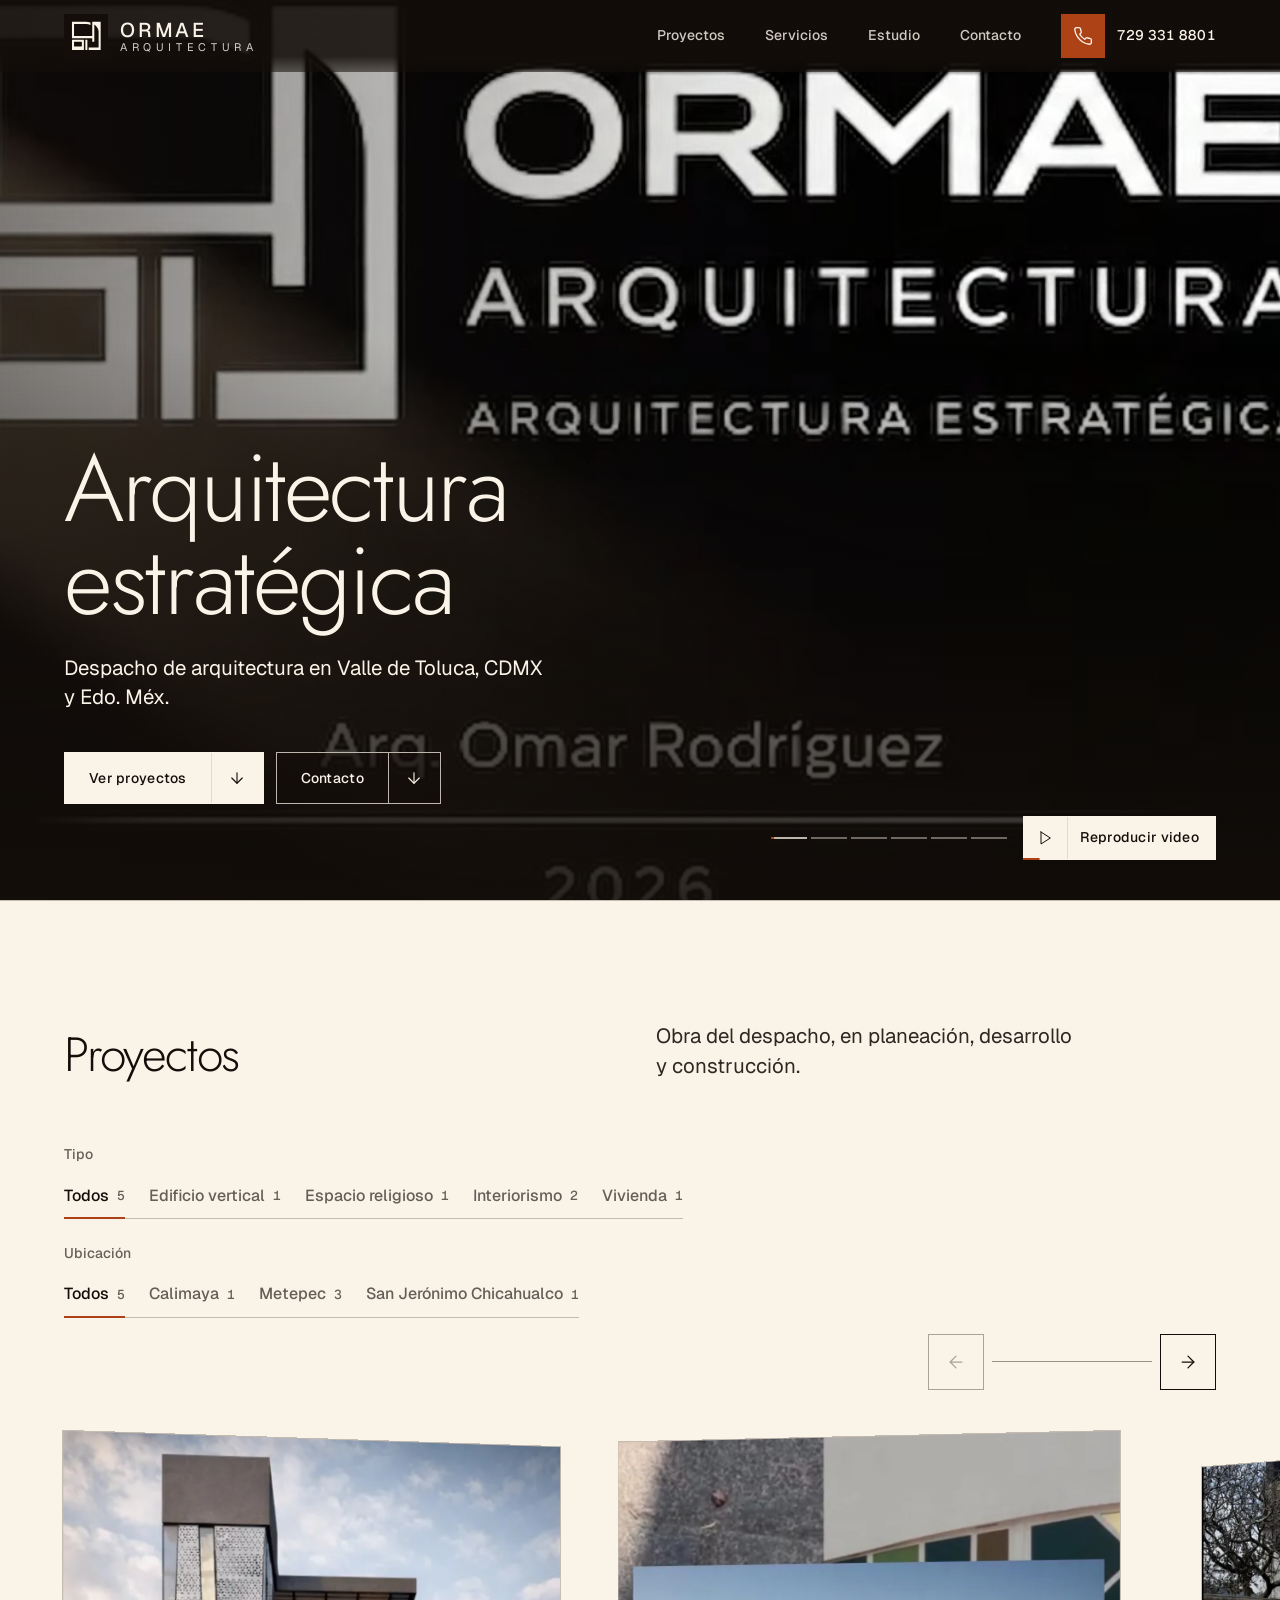
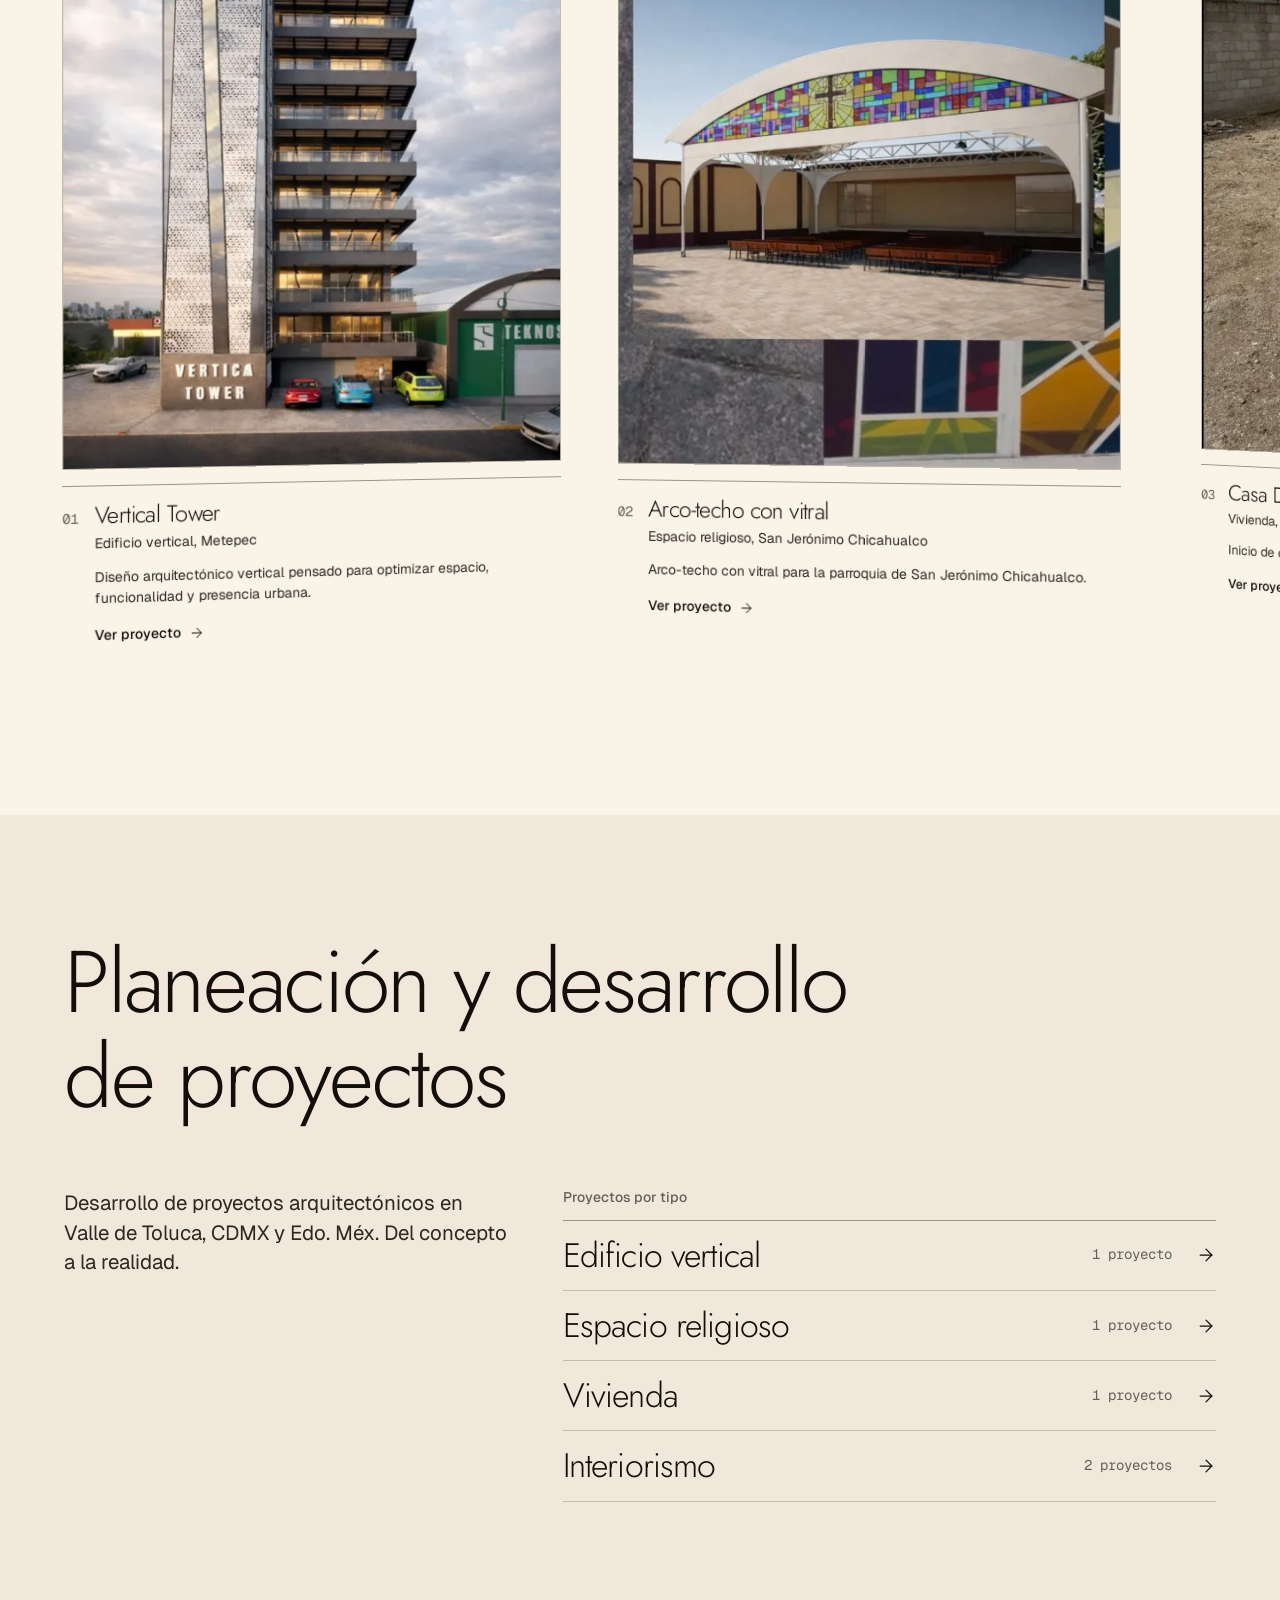
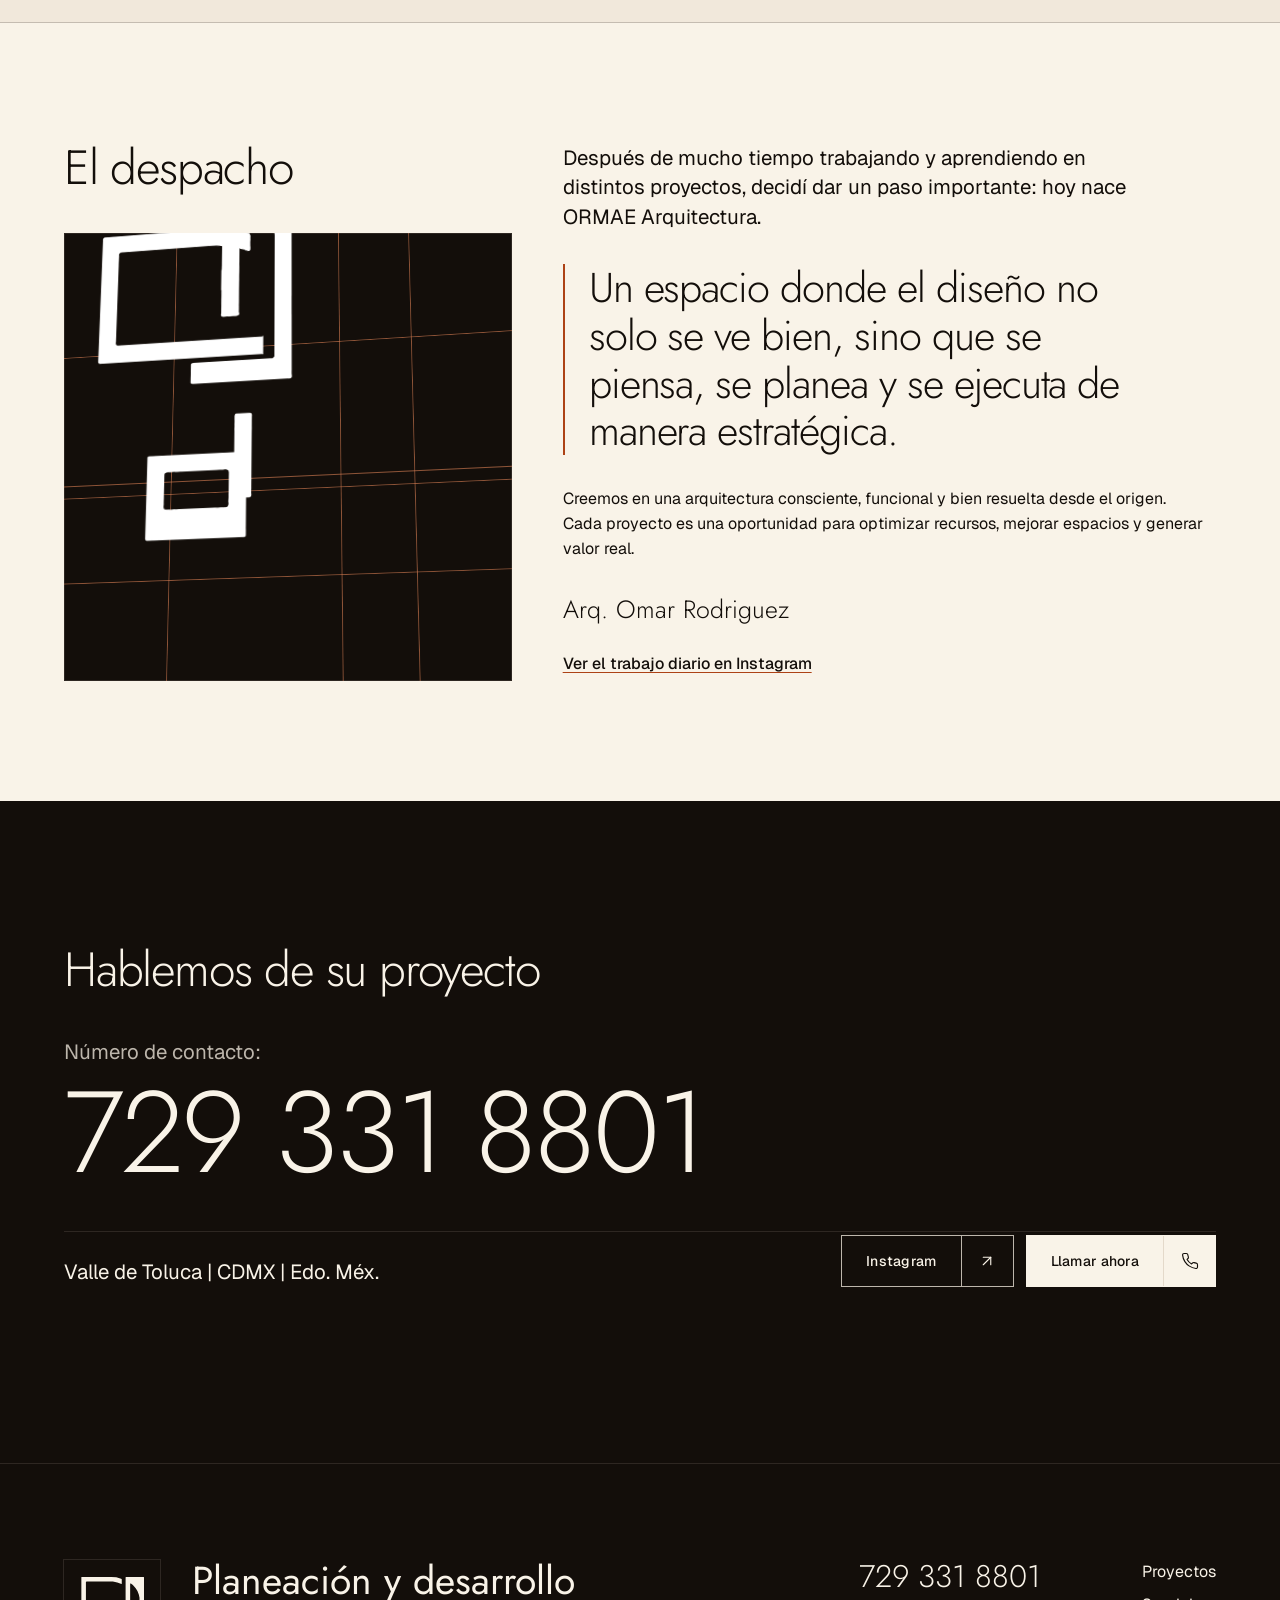
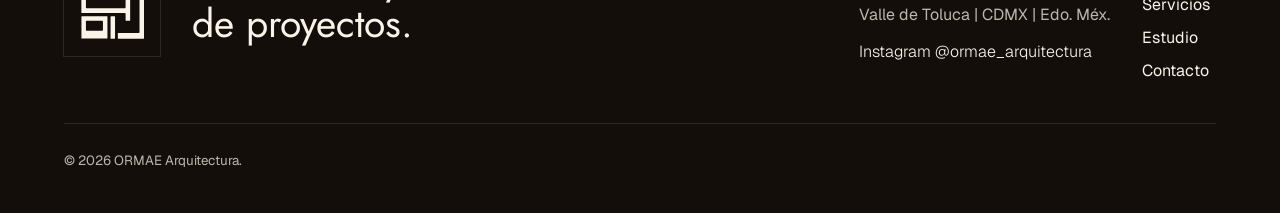
<file: index.html>
<!doctype html>
<html lang="es-MX">
<head>
  <meta charset="utf-8">
  <meta name="viewport" content="width=device-width, initial-scale=1">
  <title>ORMAE Arquitectura | Arquitectura estratégica en Valle de Toluca, CDMX y Edo. Méx.</title>
  <meta name="description" content="ORMAE Arquitectura. Arquitectura estratégica: planeación y desarrollo de proyectos en Valle de Toluca, CDMX y Edo. Méx. Número de contacto: 729 331 8801.">
  <meta name="theme-color" content="#1c1814">
  <meta property="og:type" content="website">
  <meta property="og:locale" content="es_MX">
  <meta property="og:title" content="ORMAE Arquitectura">
  <meta property="og:site_name" content="ORMAE Arquitectura">
  <meta property="og:description" content="Planeación y desarrollo de proyectos. Valle de Toluca | CDMX | Edo. Méx.">
  <meta property="og:image" content="https://alejandrovdl25.github.io/ormae-arquitectura/assets/video/portada-poster.jpg">
  <meta property="og:url" content="https://alejandrovdl25.github.io/ormae-arquitectura/">
  <link rel="canonical" href="https://alejandrovdl25.github.io/ormae-arquitectura/">
  <meta name="twitter:card" content="summary">
  <link rel="icon" type="image/svg+xml" href="assets/brand/favicon.svg">
  <link rel="icon" type="image/png" sizes="64x64" href="assets/brand/favicon-64.png">
  <link rel="apple-touch-icon" href="assets/brand/apple-touch-icon.png">
  <link rel="preconnect" href="https://fonts.googleapis.com">
  <link rel="preconnect" href="https://fonts.gstatic.com" crossorigin>
  <link href="https://fonts.googleapis.com/css2?family=Jost:wght@300&family=Geist:wght@400;500&family=Geist+Mono:wght@400&display=swap" rel="stylesheet">
  <link rel="stylesheet" href="css/site.css">
  <script type="application/ld+json">{"@context":"https://schema.org","@type":"ProfessionalService","name":"ORMAE Arquitectura","description":"Arquitectura estratégica: planeación y desarrollo de proyectos.","url":"https://alejandrovdl25.github.io/ormae-arquitectura/","logo":"https://alejandrovdl25.github.io/ormae-arquitectura/assets/brand/logo-600.png","image":"https://alejandrovdl25.github.io/ormae-arquitectura/assets/video/portada-poster.jpg","telephone":"729 331 8801","areaServed":["Valle de Toluca","CDMX","Estado de México"],"sameAs":["https://www.instagram.com/ormae_arquitectura/"]}</script>
  <script>document.documentElement.classList.add('js');</script>
</head>
<body>
  <a class="skip" href="#main">Saltar al contenido</a>

  <header class="nav" data-nav>
    <div class="nav__bar">
      <a class="nav__mark" href="index.html" aria-label="ORMAE Arquitectura, inicio">
        <svg class="logo-tile nav__logo" viewBox="0 0 1200 1200" width="44" height="44" focusable="false" aria-hidden="true"><rect class="logo-tile__ground" width="1200" height="1200"/><path class="logo-tile__mark" fill-rule="evenodd" d="M587,704 L582,712 L582,969 L581,977 L587,983 L631,983 L636,981 L638,977 L638,710 L635,704Z M218,706 L218,978 L220,982 L538,982 L543,979 L543,709 L541,704 L222,704Z M274,764 L281,760 L477,760 L482,761 L487,768 L487,877 L485,881 L473,884 L278,884 L274,875Z M219,213 L217,217 L217,657 L220,662 L765,662 L770,671 L770,756 L774,760 L821,760 L827,756 L827,302 L829,293 L836,293 L861,314 L896,353 L918,388 L935,432 L944,472 L944,907 L937,912 L680,912 L673,917 L673,979 L679,983 L996,983 L1000,981 L1000,219 L997,214 L776,214 L770,216 L770,592 L766,602 L281,602 L274,597 L274,275 L282,270 L611,270 L666,281 L719,299 L722,296 L722,242 L714,233 L653,217 L591,211 L223,211Z"/></svg>
        <span class="nav__name wordmark"><span class="wordmark-main">ORMAE</span><span class="wordmark-sub">Arquitectura</span></span>
      </a>
      <nav class="nav__links" id="menu" aria-label="Principal">
        <a href="#proyectos" style="--i: 0">Proyectos</a>
        <a href="#servicios" style="--i: 1">Servicios</a>
        <a href="#estudio" style="--i: 2">Estudio</a>
        <a href="#contacto" style="--i: 3">Contacto</a>
        <p class="nav__panel-foot">Valle de Toluca | CDMX | Edo. Méx.<br><a href="https://www.instagram.com/ormae_arquitectura/" rel="me noopener" target="_blank">Instagram @ormae_arquitectura</a></p>
      </nav>
      <a class="nav__call" href="tel:7293318801" aria-label="Llamar al 729 331 8801">
        <span class="nav__call-icon"><svg viewBox="0 0 24 24" width="18" height="18" fill="none" stroke="currentColor" stroke-width="1.5" stroke-linecap="round" stroke-linejoin="round" aria-hidden="true"><path d="M22 16.92v3a2 2 0 0 1-2.18 2 19.79 19.79 0 0 1-8.63-3.07 19.5 19.5 0 0 1-6-6 19.79 19.79 0 0 1-3.07-8.67A2 2 0 0 1 4.11 2h3a2 2 0 0 1 2 1.72 12.84 12.84 0 0 0 .7 2.81 2 2 0 0 1-.45 2.11L8.09 9.91a16 16 0 0 0 6 6l1.27-1.27a2 2 0 0 1 2.11-.45 12.84 12.84 0 0 0 2.81.7A2 2 0 0 1 22 16.92z"/></svg></span>
        <span class="nav__call-label">729 331 8801</span>
      </a>
      <button class="nav__toggle" type="button" aria-expanded="false" aria-controls="menu" data-menu-toggle>
        <span class="nav__burger" aria-hidden="true"><i></i><i></i></span>
        <span class="nav__toggle-label">Menú</span>
      </button>
    </div>
  </header>

  <main id="main">
    <!-- INICIO -->
    <section class="hero is-intro" aria-labelledby="hero-title" data-hero data-dark>
      <div class="hero__media" aria-hidden="true">
        <div class="hero__plane" data-hero-plane>
          <video class="hero__video" autoplay muted playsinline loop preload="auto" poster="assets/video/portada-intro.jpg" width="1280" height="720" data-hero-video>
            <source src="assets/video/portada.webm" type="video/webm">
            <source src="assets/video/portada.mp4" type="video/mp4">
          </video>
        </div>
        <div class="hero__scrim"></div>
      </div>
      <div class="container hero__content" data-hero-content>
        <h1 id="hero-title"><span class="hero__line">Arquitectura</span> <span class="hero__line">estratégica</span></h1>
        <p class="lead">Despacho de arquitectura en Valle de Toluca, CDMX y Edo.&nbsp;Méx.</p>
        <div class="actions">
          <a class="btn btn--primary" href="#proyectos" data-dir="down"><span class="btn__label">Ver proyectos</span><span class="btn__icon"><svg viewBox="0 0 24 24" width="18" height="18" fill="none" stroke="currentColor" stroke-width="1.5" stroke-linecap="round" stroke-linejoin="round" aria-hidden="true"><path d="M12 5v14"/><path d="m19 12-7 7-7-7"/></svg></span></a>
          <a class="btn btn--secondary" href="#contacto" data-dir="down"><span class="btn__label">Contacto</span><span class="btn__icon"><svg viewBox="0 0 24 24" width="18" height="18" fill="none" stroke="currentColor" stroke-width="1.5" stroke-linecap="round" stroke-linejoin="round" aria-hidden="true"><path d="M12 5v14"/><path d="m19 12-7 7-7-7"/></svg></span></a>
        </div>
      </div>
      <div class="hero__controls">
        <p class="hero__label" data-shot-label aria-live="polite" hidden></p>
        <div class="hero__keys">
          <div class="shots" data-shots role="group" aria-label="Tomas del video" hidden></div>
          <button class="hero__toggle" type="button" data-video-toggle aria-pressed="false"><span class="hero__toggle-icon"><svg class="ic-pause" viewBox="0 0 24 24" width="18" height="18" fill="none" stroke="currentColor" stroke-width="1.5" stroke-linecap="round" stroke-linejoin="round" aria-hidden="true"><rect x="14" y="4" width="4" height="16" rx="1"/><rect x="6" y="4" width="4" height="16" rx="1"/></svg><svg class="ic-play" viewBox="0 0 24 24" width="18" height="18" fill="none" stroke="currentColor" stroke-width="1.5" stroke-linecap="round" stroke-linejoin="round" aria-hidden="true"><polygon points="6 3 20 12 6 21 6 3"/></svg></span><span class="hero__toggle-label">Pausar video</span></button>
        </div>
      </div>
      <p class="visually-hidden">Video de fondo: presentación del monograma de ORMAE, recorrido por un interior de concreto y vidrio con luz natural y tomas animadas de renders de proyectos del despacho.</p>
    </section>

    <!-- PROYECTOS -->
    <section class="work" id="proyectos" aria-labelledby="work-title">
      <div class="container">
        <div class="work__head" data-reveal>
          <h2 id="work-title">Proyectos</h2>
          <p class="lead" data-work-count>Obra del despacho, en planeación, desarrollo y construcción.</p>
        </div>

        <div class="work__bar">
          <div class="filters" data-filters hidden></div>
          <div class="rail-nav" data-rail-nav hidden>
            <button class="rail-btn" type="button" data-rail-prev aria-controls="carrusel" aria-label="Proyecto anterior"><svg viewBox="0 0 24 24" width="18" height="18" fill="none" stroke="currentColor" stroke-width="1.5" stroke-linecap="round" stroke-linejoin="round" aria-hidden="true"><path d="m12 19-7-7 7-7"/><path d="M19 12H5"/></svg></button>
            <span class="rail-progress" aria-hidden="true" data-rail-progress></span>
            <button class="rail-btn" type="button" data-rail-next aria-controls="carrusel" aria-label="Proyecto siguiente"><svg viewBox="0 0 24 24" width="18" height="18" fill="none" stroke="currentColor" stroke-width="1.5" stroke-linecap="round" stroke-linejoin="round" aria-hidden="true"><path d="M5 12h14"/><path d="m12 5 7 7-7 7"/></svg></button>
          </div>
        </div>
        <p class="visually-hidden" aria-live="polite" data-filter-status></p>
      </div>
      <ol class="rail" id="carrusel" data-index tabindex="0" aria-label="Proyectos. Deslice, arrastre o use las flechas del teclado para recorrerlos.">
        <noscript>
          <li class="rail__empty">El portafolio necesita JavaScript activo. Mientras tanto, puede llamar al <a href="tel:7293318801">729 331 8801</a>.</li>
        </noscript>
      </ol>
    </section>

    <!-- SERVICIOS -->
    <section class="services" id="servicios" aria-labelledby="services-title">
      <div class="container">
        <h2 id="services-title" class="statement" data-depth>Planeación y desarrollo de proyectos</h2>
        <div class="services__grid">
          <p class="lead services__lead" data-reveal>Desarrollo de proyectos arquitectónicos en Valle de Toluca, CDMX y Edo.&nbsp;Méx. Del concepto a la realidad.</p>
          <div class="ambitos" data-ambitos hidden>
            <h3 class="ambitos__title">Proyectos por tipo</h3>
            <ul class="ambitos__list" data-ambitos-list></ul>
          </div>
        </div>
        <ol class="etapas" data-etapas hidden></ol>
        <ul class="scope" data-scope hidden></ul>
      </div>
    </section>

    <!-- ESTUDIO -->
    <section class="studio" id="estudio" aria-labelledby="studio-title">
      <div class="container studio__grid">
        <div class="studio__side">
          <h2 id="studio-title" data-reveal>El despacho</h2>
          <div class="plate plate--studio" data-plate>
            <div class="plate__stage">
              <div class="plate__square">
                <span class="guide guide--h" style="--at: 18%"></span>
                <span class="guide guide--h" style="--at: 55.33%"></span>
                <span class="guide guide--h" style="--at: 58.67%"></span>
                <span class="guide guide--h" style="--at: 82%"></span>
                <span class="guide guide--v" style="--at: 18%"></span>
                <span class="guide guide--v" style="--at: 64%"></span>
                <span class="guide guide--v" style="--at: 83.33%"></span>
                <div class="plate__mark" role="img" aria-label="Monograma de ORMAE: rectángulos blancos ensamblados como una planta arquitectónica">
                  <img class="plate__layer" style="--z: 30" src="assets/brand/capa-marco.png" width="1200" height="1200" alt="" loading="lazy">
                  <img class="plate__layer" style="--z: 55" src="assets/brand/capa-barra.png" width="1200" height="1200" alt="" loading="lazy">
                  <img class="plate__layer" style="--z: 80" src="assets/brand/capa-d.png" width="1200" height="1200" alt="" loading="lazy">
                  <img class="plate__layer" style="--z: 110" src="assets/brand/capa-j.png" width="1200" height="1200" alt="" loading="lazy">
                </div>
              </div>
            </div>
          </div>
        </div>
        <div class="studio__body" data-studio data-reveal>
          <p class="lead">ORMAE Arquitectura: arquitectura estratégica, planeación y desarrollo de proyectos.</p>
        </div>
      </div>
    </section>

    <!-- CONTACTO -->
    <section class="contact" id="contacto" aria-labelledby="contact-title" data-dark>
      <div class="container">
        <h2 id="contact-title" data-reveal>Hablemos de su proyecto</h2>
        <div class="contact__rows" data-reveal style="--i: 2">
          <p class="contact__phone">Número de contacto: <a href="tel:7293318801">729 331 8801</a></p>
          <p class="contact__area">Valle de Toluca | CDMX | Edo. Méx.</p>
          <div class="contact__extra" data-contact-extra></div>
          <div class="contact__actions">
          <a class="btn btn--secondary contact__ig" href="https://www.instagram.com/ormae_arquitectura/" rel="me noopener" target="_blank" data-dir="out"><span class="btn__label">Instagram</span><span class="btn__icon"><svg viewBox="0 0 24 24" width="18" height="18" fill="none" stroke="currentColor" stroke-width="1.5" stroke-linecap="round" stroke-linejoin="round" aria-hidden="true"><path d="M7 7h10v10"/><path d="M7 17 17 7"/></svg></span></a>
          <a class="btn btn--primary contact__btn" href="tel:7293318801" data-dir="call"><span class="btn__label">Llamar ahora</span><span class="btn__icon"><svg viewBox="0 0 24 24" width="18" height="18" fill="none" stroke="currentColor" stroke-width="1.5" stroke-linecap="round" stroke-linejoin="round" aria-hidden="true"><path d="M22 16.92v3a2 2 0 0 1-2.18 2 19.79 19.79 0 0 1-8.63-3.07 19.5 19.5 0 0 1-6-6 19.79 19.79 0 0 1-3.07-8.67A2 2 0 0 1 4.11 2h3a2 2 0 0 1 2 1.72 12.84 12.84 0 0 0 .7 2.81 2 2 0 0 1-.45 2.11L8.09 9.91a16 16 0 0 0 6 6l1.27-1.27a2 2 0 0 1 2.11-.45 12.84 12.84 0 0 0 2.81.7A2 2 0 0 1 22 16.92z"/></svg></span></a>
          </div>
        </div>
      </div>
    </section>
  </main>

  <footer class="footer" data-dark>
    <div class="container footer__grid">
      <svg class="logo-tile footer__mark" viewBox="0 0 1200 1200" width="44" height="44" focusable="false" role="img" aria-label="Logotipo de ORMAE Arquitectura"><rect class="logo-tile__ground" width="1200" height="1200"/><path class="logo-tile__mark" fill-rule="evenodd" d="M587,704 L582,712 L582,969 L581,977 L587,983 L631,983 L636,981 L638,977 L638,710 L635,704Z M218,706 L218,978 L220,982 L538,982 L543,979 L543,709 L541,704 L222,704Z M274,764 L281,760 L477,760 L482,761 L487,768 L487,877 L485,881 L473,884 L278,884 L274,875Z M219,213 L217,217 L217,657 L220,662 L765,662 L770,671 L770,756 L774,760 L821,760 L827,756 L827,302 L829,293 L836,293 L861,314 L896,353 L918,388 L935,432 L944,472 L944,907 L937,912 L680,912 L673,917 L673,979 L679,983 L996,983 L1000,981 L1000,219 L997,214 L776,214 L770,216 L770,592 L766,602 L281,602 L274,597 L274,275 L282,270 L611,270 L666,281 L719,299 L722,296 L722,242 L714,233 L653,217 L591,211 L223,211Z"/></svg>
      <p class="footer__statement">Planeación y desarrollo de proyectos.</p>
      <div class="footer__contact">
        <a href="tel:7293318801">729 331 8801</a>
        <span>Valle de Toluca | CDMX | Edo. Méx.</span>
        <a class="footer__ig" href="https://www.instagram.com/ormae_arquitectura/" rel="me noopener" target="_blank">Instagram @ormae_arquitectura</a>
      </div>
      <nav class="footer__links" aria-label="Pie de página">
        <a href="#proyectos">Proyectos</a>
        <a href="#servicios">Servicios</a>
        <a href="#estudio">Estudio</a>
        <a href="#contacto">Contacto</a>
      </nav>
      <p class="footer__legal"><small>© <span data-year>2026</span> ORMAE Arquitectura.</small></p>
    </div>
  </footer>

  <script src="data/proyectos.js"></script>
  <script src="js/site.js"></script>
</body>
</html>
</file>
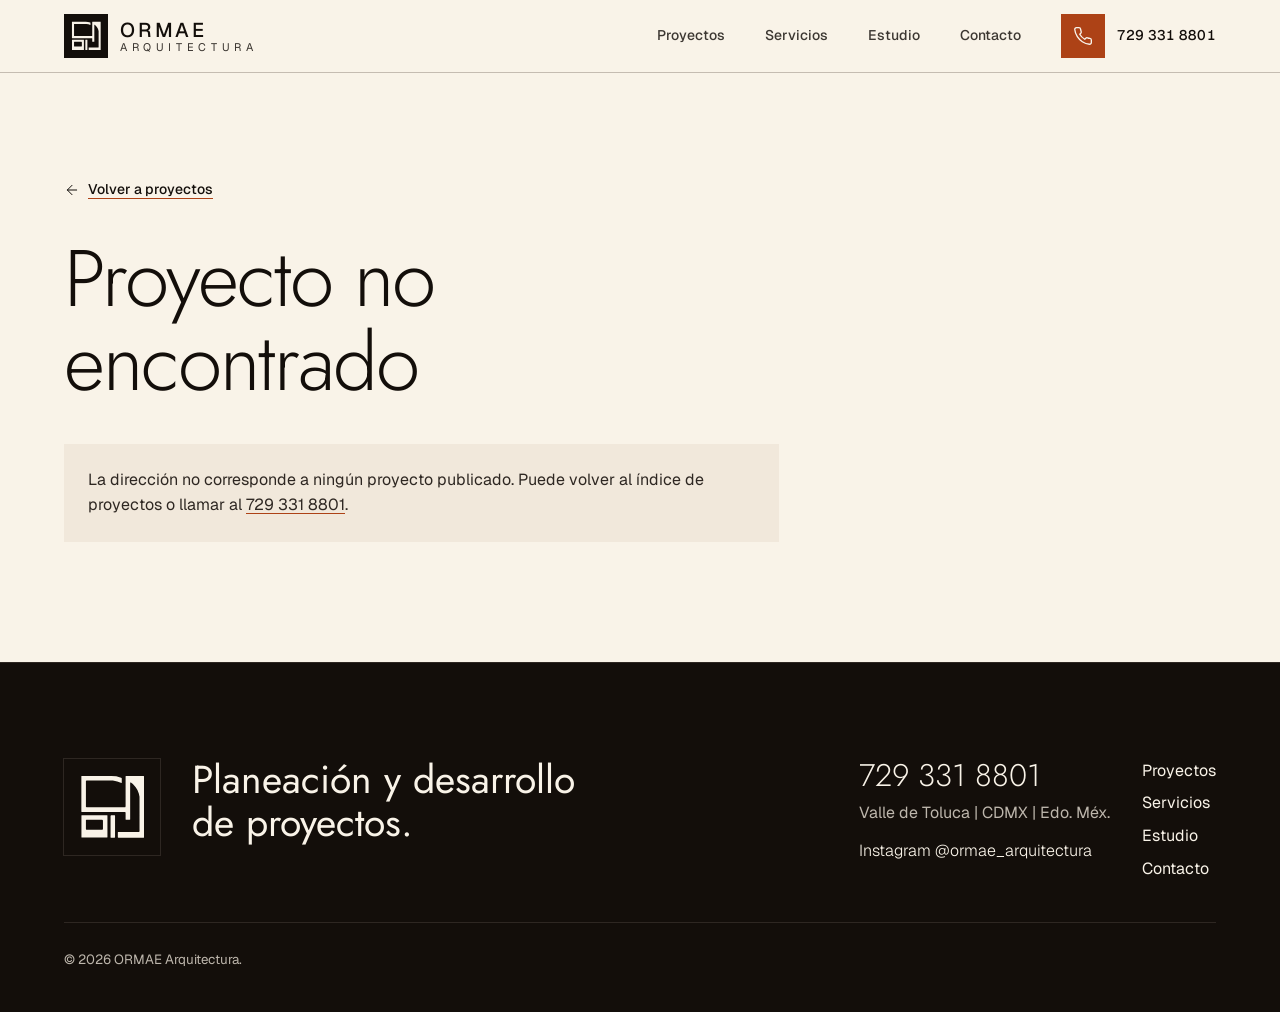
<file: proyecto.html>
<!doctype html>
<html lang="es-MX">
<head>
  <meta charset="utf-8">
  <meta name="viewport" content="width=device-width, initial-scale=1">
  <title>Proyecto | ORMAE Arquitectura</title>
  <meta name="description" content="Proyecto de ORMAE Arquitectura. Arquitectura estratégica: planeación y desarrollo de proyectos en Valle de Toluca, CDMX y Edo. Méx.">
  <meta name="theme-color" content="#1c1814">
  <meta property="og:type" content="article">
  <meta property="og:locale" content="es_MX">
  <meta property="og:title" content="ORMAE Arquitectura">
  <meta property="og:site_name" content="ORMAE Arquitectura">
  <meta property="og:image" content="https://alejandrovdl25.github.io/ormae-arquitectura/assets/video/portada-poster.jpg">
  <link rel="icon" type="image/svg+xml" href="assets/brand/favicon.svg">
  <link rel="icon" type="image/png" sizes="64x64" href="assets/brand/favicon-64.png">
  <link rel="apple-touch-icon" href="assets/brand/apple-touch-icon.png">
  <link rel="preconnect" href="https://fonts.googleapis.com">
  <link rel="preconnect" href="https://fonts.gstatic.com" crossorigin>
  <link href="https://fonts.googleapis.com/css2?family=Jost:wght@300&family=Geist:wght@400;500&family=Geist+Mono:wght@400&display=swap" rel="stylesheet">
  <link rel="stylesheet" href="css/site.css">
  <script>document.documentElement.classList.add('js');</script>
</head>
<body>
  <a class="skip" href="#main">Saltar al contenido</a>

  <header class="nav" data-nav>
    <div class="nav__bar">
      <a class="nav__mark" href="index.html" aria-label="ORMAE Arquitectura, inicio">
        <svg class="logo-tile nav__logo" viewBox="0 0 1200 1200" width="44" height="44" focusable="false" aria-hidden="true"><rect class="logo-tile__ground" width="1200" height="1200"/><path class="logo-tile__mark" fill-rule="evenodd" d="M587,704 L582,712 L582,969 L581,977 L587,983 L631,983 L636,981 L638,977 L638,710 L635,704Z M218,706 L218,978 L220,982 L538,982 L543,979 L543,709 L541,704 L222,704Z M274,764 L281,760 L477,760 L482,761 L487,768 L487,877 L485,881 L473,884 L278,884 L274,875Z M219,213 L217,217 L217,657 L220,662 L765,662 L770,671 L770,756 L774,760 L821,760 L827,756 L827,302 L829,293 L836,293 L861,314 L896,353 L918,388 L935,432 L944,472 L944,907 L937,912 L680,912 L673,917 L673,979 L679,983 L996,983 L1000,981 L1000,219 L997,214 L776,214 L770,216 L770,592 L766,602 L281,602 L274,597 L274,275 L282,270 L611,270 L666,281 L719,299 L722,296 L722,242 L714,233 L653,217 L591,211 L223,211Z"/></svg>
        <span class="nav__name wordmark"><span class="wordmark-main">ORMAE</span><span class="wordmark-sub">Arquitectura</span></span>
      </a>
      <nav class="nav__links" id="menu" aria-label="Principal">
        <a href="index.html#proyectos" style="--i: 0">Proyectos</a>
        <a href="index.html#servicios" style="--i: 1">Servicios</a>
        <a href="index.html#estudio" style="--i: 2">Estudio</a>
        <a href="index.html#contacto" style="--i: 3">Contacto</a>
        <p class="nav__panel-foot">Valle de Toluca | CDMX | Edo. Méx.<br><a href="https://www.instagram.com/ormae_arquitectura/" rel="me noopener" target="_blank">Instagram @ormae_arquitectura</a></p>
      </nav>
      <a class="nav__call" href="tel:7293318801" aria-label="Llamar al 729 331 8801">
        <span class="nav__call-icon"><svg viewBox="0 0 24 24" width="18" height="18" fill="none" stroke="currentColor" stroke-width="1.5" stroke-linecap="round" stroke-linejoin="round" aria-hidden="true"><path d="M22 16.92v3a2 2 0 0 1-2.18 2 19.79 19.79 0 0 1-8.63-3.07 19.5 19.5 0 0 1-6-6 19.79 19.79 0 0 1-3.07-8.67A2 2 0 0 1 4.11 2h3a2 2 0 0 1 2 1.72 12.84 12.84 0 0 0 .7 2.81 2 2 0 0 1-.45 2.11L8.09 9.91a16 16 0 0 0 6 6l1.27-1.27a2 2 0 0 1 2.11-.45 12.84 12.84 0 0 0 2.81.7A2 2 0 0 1 22 16.92z"/></svg></span>
        <span class="nav__call-label">729 331 8801</span>
      </a>
      <button class="nav__toggle" type="button" aria-expanded="false" aria-controls="menu" data-menu-toggle>
        <span class="nav__burger" aria-hidden="true"><i></i><i></i></span>
        <span class="nav__toggle-label">Menú</span>
      </button>
    </div>
  </header>

  <main id="main" class="project">
    <div class="container" data-project>
      <a class="crumb" href="index.html#proyectos"><svg viewBox="0 0 24 24" width="18" height="18" fill="none" stroke="currentColor" stroke-width="1.5" stroke-linecap="round" stroke-linejoin="round" aria-hidden="true"><path d="m12 19-7-7 7-7"/><path d="M19 12H5"/></svg><span>Volver a proyectos</span></a>
      <noscript><p class="notice">Esta página necesita JavaScript para mostrar el proyecto. Número de contacto: <a href="tel:7293318801">729 331 8801</a>.</p></noscript>
    </div>
  </main>

  <section class="contact contact--compact" aria-labelledby="cta-title" data-dark data-project-cta hidden>
    <div class="container">
      <h2 id="cta-title">Hablemos de su proyecto</h2>
      <div class="contact__rows">
        <p class="contact__phone">Número de contacto: <a href="tel:7293318801">729 331 8801</a></p>
        <p class="contact__area">Valle de Toluca | CDMX | Edo. Méx.</p>
        <div class="contact__actions">
          <a class="btn btn--secondary contact__ig" href="https://www.instagram.com/ormae_arquitectura/" rel="me noopener" target="_blank" data-dir="out"><span class="btn__label">Instagram</span><span class="btn__icon"><svg viewBox="0 0 24 24" width="18" height="18" fill="none" stroke="currentColor" stroke-width="1.5" stroke-linecap="round" stroke-linejoin="round" aria-hidden="true"><path d="M7 7h10v10"/><path d="M7 17 17 7"/></svg></span></a>
          <a class="btn btn--primary contact__btn" href="tel:7293318801" data-dir="call"><span class="btn__label">Llamar ahora</span><span class="btn__icon"><svg viewBox="0 0 24 24" width="18" height="18" fill="none" stroke="currentColor" stroke-width="1.5" stroke-linecap="round" stroke-linejoin="round" aria-hidden="true"><path d="M22 16.92v3a2 2 0 0 1-2.18 2 19.79 19.79 0 0 1-8.63-3.07 19.5 19.5 0 0 1-6-6 19.79 19.79 0 0 1-3.07-8.67A2 2 0 0 1 4.11 2h3a2 2 0 0 1 2 1.72 12.84 12.84 0 0 0 .7 2.81 2 2 0 0 1-.45 2.11L8.09 9.91a16 16 0 0 0 6 6l1.27-1.27a2 2 0 0 1 2.11-.45 12.84 12.84 0 0 0 2.81.7A2 2 0 0 1 22 16.92z"/></svg></span></a>
        </div>
      </div>
    </div>
  </section>

  <dialog class="lightbox" aria-label="Imagen ampliada" data-lightbox>
    <div class="lightbox__inner">
      <div class="lightbox__top">
        <span data-lb-count></span>
        <button class="viewer__btn" type="button" data-lb-close>Cerrar</button>
      </div>
      <div class="lightbox__img" data-lb-img></div>
      <div class="lightbox__nav">
        <button class="viewer__btn" type="button" data-lb-prev>Anterior</button>
        <button class="viewer__btn" type="button" data-lb-next>Siguiente</button>
      </div>
    </div>
  </dialog>

  <footer class="footer" data-dark>
    <div class="container footer__grid">
      <svg class="logo-tile footer__mark" viewBox="0 0 1200 1200" width="44" height="44" focusable="false" role="img" aria-label="Logotipo de ORMAE Arquitectura"><rect class="logo-tile__ground" width="1200" height="1200"/><path class="logo-tile__mark" fill-rule="evenodd" d="M587,704 L582,712 L582,969 L581,977 L587,983 L631,983 L636,981 L638,977 L638,710 L635,704Z M218,706 L218,978 L220,982 L538,982 L543,979 L543,709 L541,704 L222,704Z M274,764 L281,760 L477,760 L482,761 L487,768 L487,877 L485,881 L473,884 L278,884 L274,875Z M219,213 L217,217 L217,657 L220,662 L765,662 L770,671 L770,756 L774,760 L821,760 L827,756 L827,302 L829,293 L836,293 L861,314 L896,353 L918,388 L935,432 L944,472 L944,907 L937,912 L680,912 L673,917 L673,979 L679,983 L996,983 L1000,981 L1000,219 L997,214 L776,214 L770,216 L770,592 L766,602 L281,602 L274,597 L274,275 L282,270 L611,270 L666,281 L719,299 L722,296 L722,242 L714,233 L653,217 L591,211 L223,211Z"/></svg>
      <p class="footer__statement">Planeación y desarrollo de proyectos.</p>
      <div class="footer__contact">
        <a href="tel:7293318801">729 331 8801</a>
        <span>Valle de Toluca | CDMX | Edo. Méx.</span>
        <a class="footer__ig" href="https://www.instagram.com/ormae_arquitectura/" rel="me noopener" target="_blank">Instagram @ormae_arquitectura</a>
      </div>
      <nav class="footer__links" aria-label="Pie de página">
        <a href="index.html#proyectos">Proyectos</a>
        <a href="index.html#servicios">Servicios</a>
        <a href="index.html#estudio">Estudio</a>
        <a href="index.html#contacto">Contacto</a>
      </nav>
      <p class="footer__legal"><small>© <span data-year>2026</span> ORMAE Arquitectura.</small></p>
    </div>
  </footer>

  <script src="data/proyectos.js"></script>
  <script src="js/site.js"></script>
  <script src="js/proyecto.js"></script>
</body>
</html>
</file>
<file: css/site.css>
/* Hallmark · shape: Index-First (draw swap from Manifesto: the prompt gives no beliefs to declare, and the work is the page) · genre: editorial · theme: Specimen (deal 2/3, seed sitio-presentaci-para-despacho-ab82·341804bb·2026-11-20·r0) · job: hire · draw: 87fbb9
 * hero: Poster, the studio's own video full-bleed as a 3D plane by request (was Stage on ink) (swap from Banner: the monogram is the strongest real thing and earns the visual) · nav: full-width bar, paper over light sections and ink over dark ones, by request · footer: statement on ink with the phone and the region · index: a horizontal carousel by request · accent: terracotta by request · services: statement without guides by request · imagery: none yet, the user's own photographs only; drafting-sheet slots until they arrive · signature: the video plane in depth; the monogram split into four exact layers (now in Estudio) over its measured construction grid; they assemble on arrival, part in depth under the pointer and on scroll · display: Jost 300 by request (geometric sans echoing the monogram), replacing the theme's Bodoni · ink areas: hero, contact, footer by request
 * axes: light/high-contrast-serif/cool · posture: restrained · surface: absolute (the video ground only) · contrast: pass · fold: pass · copy: verbatim for the four confirmed lines · v2.0.0 */
/* Hallmark · pre-emit critique: P4 H5 E4 S4 R4 V4 · weakest: S, almost no material beyond the logo and four lines; answered by measuring the monogram itself (stroke 7/150) and drawing its grid as the hero, never inventing work */
/* Hallmark · waive 81 · each empty project slot holds a ruled drafting sheet labelled Imagen por publicar · the user forbade stock photographs and asked for elegant temporary spaces until the project photos arrive */
/* Hallmark · waive 47c · the 32px ruled grid appears only inside .sheet, inside an empty project slot · it marks where the architect's own photographs go, a placeholder by request and never decoration */
/* Hallmark · waive 11 · a tilt of 10deg at most on the monogram plate and 5deg on the carousel cards and gallery shots, fine pointers only, none under reduced motion · the user asked for more 3D presence and an interactive tilt on project images; section entrances reveal in depth by request */
/* Hallmark · waive 77 · El despacho is a light band holding one heading and one text slot · the user has not yet delivered the studio presentation, and inventing a biography is forbidden */
/* Hallmark · waive 44c · proyecto.html opens with a crumb, the project name and a full-width cover drawn from data · it is the detail template, not a landing hero; its first screen is the project's own cover photograph */
/* Hallmark · hero-review: in-thread · 0 findings · finish-review: in-thread (no subagent requested) · 2 findings · 2 resolved (mobile menu order, footer on short pages) · gap: none */
/* Hallmark · dismissed F4 · .hero .btn--primary is the page's one primary, its colours swapped for the ink hero */
/* Hallmark · waive 83 · the carousel holds five project covers, all the studio's own renders and site photos from its Instagram · the work is the page for an architecture studio portfolio */
/* Hallmark · waive 7b · --color-video-ground sits only behind the hero video, sampled from its own black frame (about 2% lightness) · the letterbox around the logo intro must vanish into the footage on a phone */
@import url("./tokens.css");
@import url("./base.css");

/* Tokens added for this site (the declared token block) */
:root {
  --color-guide-dark: oklch(70% 0.13 45 / 0.6);
  --color-on-ink: oklch(96.5% 0.016 82);
  --color-on-ink-muted: oklch(78% 0.016 78);
  --color-scrim: oklch(17% 0.012 60 / 0.88);
  --color-scrim-soft: oklch(17% 0.012 60 / 0.55);
  --color-video-ground: oklch(2.5% 0.002 60);
  --nav-h: 72px;
}

/* The user's photographs print as they were shot: the theme's duotone is switched off */
[data-slot] > img { filter: none; mix-blend-mode: normal; }
[data-slot]:has(> img)::before { content: none; }

/* ---------- Controls ---------- */
a:not(.btn) { text-decoration-color: var(--color-accent); text-underline-offset: 0.18em; }
a:not(.btn):hover { text-decoration-thickness: 2px; }

.skip { position: absolute; left: var(--space-md); top: calc(-1 * var(--space-3xl)); z-index: var(--z-toast); padding: var(--space-xs) var(--space-md); background: var(--color-ink); color: var(--color-paper); }
.skip:focus-visible { top: var(--space-md); }

.caption { margin-top: var(--space-sm); font-size: var(--text-sm); color: var(--color-muted); }
.fill { padding: 0 var(--space-2xs); border: 1px dashed var(--color-rule-2); color: var(--color-muted); -webkit-box-decoration-break: clone; box-decoration-break: clone; }

/* ---------- Nav: a full-width bar that turns ink over the dark sections ---------- */
.nav { position: fixed; inset-inline: 0; top: 0; z-index: var(--z-sticky-nav); background: var(--color-paper); color: var(--color-ink); border-bottom: var(--rule-hair) solid var(--color-rule); transition: background-color var(--dur-short) var(--ease-out), color var(--dur-short) var(--ease-out), border-color var(--dur-short) var(--ease-out); }
.nav__bar { display: flex; align-items: center; gap: var(--space-xl); max-width: var(--container); min-height: var(--nav-h); margin-inline: auto; padding-inline: var(--gutter); }
.nav__mark { display: flex; align-items: center; gap: var(--space-sm); flex-shrink: 0; margin-right: auto; color: inherit; text-decoration: none; }
.nav__name { display: grid; gap: var(--space-3xs); line-height: 1; white-space: nowrap; }
.wordmark-main { font-family: var(--font-body); font-weight: 500; font-size: var(--text-lg); letter-spacing: 0.14em; }
.wordmark-sub { font-family: var(--font-body); font-weight: 400; font-size: 0.6875rem; letter-spacing: 0.42em; text-transform: uppercase; opacity: 0.85; }
.logo-tile { display: block; flex-shrink: 0; shape-rendering: geometricPrecision; }
.logo-tile__ground { fill: var(--color-ink); }
.logo-tile__mark { fill: var(--color-on-ink); }
.nav__logo { width: 44px; height: 44px; }
.nav__mark:focus-visible, .nav__links a:focus-visible, .nav__call:focus-visible, .nav__toggle:focus-visible { outline: 2px solid var(--color-focus); outline-offset: 2px; }
.nav__links { display: flex; gap: var(--space-xl); }
.nav__links a { font-size: var(--text-sm); font-weight: 500; text-decoration: none; white-space: nowrap; color: inherit; opacity: 0.82; padding: var(--space-xs) 0; transition: opacity var(--dur-short) var(--ease-out); }
.nav__links a:hover, .nav__links a[aria-current="true"] { opacity: 1; text-decoration: underline; text-decoration-color: var(--color-accent); text-underline-offset: 0.3em; }
.nav--clear { background: linear-gradient(var(--color-scrim) 0 78%, var(--color-scrim-soft)) no-repeat; color: var(--color-on-ink); border-bottom-color: transparent; }
.nav--dark { background: var(--color-ink); color: var(--color-on-ink); border-bottom-color: var(--color-ink-2); }

/* ---------- Controls: a drawing's title block ----------
   Every button is a label cell and an icon cell parted by a hairline, like the cartouche of a plan.
   On hover a fill sweeps across and four registration marks lock onto the corners. */
.btn { --btn-bg: transparent; --btn-fg: var(--color-ink); --btn-line: var(--color-ink); --btn-divider: var(--color-ink); --btn-sweep: var(--color-ink); --btn-fg-on: var(--color-paper); --btn-mark: var(--color-accent);
  position: relative; isolation: isolate; display: inline-flex; align-items: stretch; min-height: 52px; padding: 0; background: var(--btn-bg); color: var(--btn-fg); border: var(--rule-hair) solid var(--btn-line); border-radius: 0; font: 500 var(--text-sm)/1 var(--font-body); letter-spacing: 0.02em; white-space: nowrap; text-decoration: none; cursor: pointer; transition: color var(--dur-long) var(--ease-out), transform var(--dur-micro) var(--ease-out); }
.btn::before { content: ""; position: absolute; inset: 0; z-index: -1; background: var(--btn-sweep); transform: scaleX(0); transform-origin: 100% 50%; transition: transform 0.55s var(--ease-out); }
.btn::after { content: ""; position: absolute; inset: calc(-1 * var(--space-xs)); pointer-events: none; opacity: 0; transform: scale(0.9); transition: opacity var(--dur-short) var(--ease-out), transform var(--dur-long) var(--ease-out);
  background:
    linear-gradient(var(--btn-mark), var(--btn-mark)) 0 0 / 12px 1px no-repeat, linear-gradient(var(--btn-mark), var(--btn-mark)) 0 0 / 1px 12px no-repeat,
    linear-gradient(var(--btn-mark), var(--btn-mark)) 100% 0 / 12px 1px no-repeat, linear-gradient(var(--btn-mark), var(--btn-mark)) 100% 0 / 1px 12px no-repeat,
    linear-gradient(var(--btn-mark), var(--btn-mark)) 0 100% / 12px 1px no-repeat, linear-gradient(var(--btn-mark), var(--btn-mark)) 0 100% / 1px 12px no-repeat,
    linear-gradient(var(--btn-mark), var(--btn-mark)) 100% 100% / 12px 1px no-repeat, linear-gradient(var(--btn-mark), var(--btn-mark)) 100% 100% / 1px 12px no-repeat; }
.btn:hover { color: var(--btn-fg-on); }
.btn:hover::before { transform: scaleX(1); transform-origin: 0 50%; }
.btn:hover::after, .btn:focus-visible::after { opacity: 1; transform: none; }
.btn:active { transform: translateY(1px); }
.btn:focus-visible { outline: 2px solid var(--color-focus); outline-offset: 2px; }
.btn:disabled, .btn[aria-disabled="true"] { opacity: 0.55; cursor: not-allowed; transform: none; }
.btn:disabled::before, .btn[aria-disabled="true"]::before { transform: scaleX(0); }
.btn[aria-busy="true"] { cursor: progress; }
.btn__label { display: flex; align-items: center; padding: 0 var(--space-lg); }
.btn__icon { display: grid; place-items: center; width: 52px; border-left: var(--rule-hair) solid var(--btn-divider); overflow: hidden; }
.btn__icon svg { transition: transform var(--dur-long) var(--ease-out); }
.btn[data-dir="down"]:hover .btn__icon svg { transform: translateY(3px); }
.btn[data-dir="right"]:hover .btn__icon svg { transform: translateX(3px); }
.btn[data-dir="call"]:hover .btn__icon svg { transform: rotate(-12deg); }
.btn--primary { --btn-bg: var(--color-ink); --btn-fg: var(--color-paper); --btn-line: var(--color-ink); --btn-divider: var(--color-ink-2); --btn-sweep: var(--color-accent); --btn-fg-on: var(--color-accent-ink); }
.btn--secondary { --btn-line: var(--color-rule-2); --btn-divider: var(--color-rule-2); }

/* On dark grounds (the video, the contact band) */
.hero .btn--primary, .contact .btn--primary { --btn-bg: var(--color-on-ink); --btn-fg: var(--color-ink); --btn-line: var(--color-on-ink); --btn-divider: var(--color-paper-3); --btn-mark: var(--color-on-ink); }
.hero .btn--secondary { --btn-bg: var(--color-scrim-soft); --btn-fg: var(--color-on-ink); --btn-line: var(--color-on-ink-muted); --btn-divider: var(--color-on-ink-muted); --btn-sweep: var(--color-on-ink); --btn-fg-on: var(--color-ink); --btn-mark: var(--color-on-ink); }
.hero .btn:focus-visible, .contact .btn:focus-visible, .hero__toggle:focus-visible, .nav--clear a:focus-visible, .nav--clear button:focus-visible, .nav--dark a:focus-visible, .nav--dark button:focus-visible { outline: 2px solid var(--color-on-ink); outline-offset: 2px; box-shadow: 0 0 0 5px var(--color-ink); }
.contact__btn { grid-column: 2; grid-row: 2; }

/* ---------- Nav controls ---------- */
.nav { --nav-line: var(--color-rule-2); }
.nav--clear, .nav--dark, .nav[data-open] { --nav-line: var(--color-on-ink-muted); }
.nav__call { position: relative; display: inline-flex; align-items: center; gap: var(--space-sm); min-height: 44px; padding: 0; color: inherit; font-size: var(--text-sm); font-weight: 500; letter-spacing: 0.02em; text-decoration: none; white-space: nowrap; font-variant-numeric: tabular-nums; }
.nav__call-icon { display: grid; place-items: center; width: 44px; height: 44px; background: var(--color-accent); color: var(--color-accent-ink); transition: background-color var(--dur-short) var(--ease-out); }
.nav__call-icon svg { width: 20px; height: 20px; stroke-width: 1.6; transition: transform var(--dur-long) var(--ease-out); }
.nav__call-label { position: relative; padding-block: var(--space-2xs); }
.nav__call-label::after { content: ""; position: absolute; left: 0; right: 0; bottom: 0; height: 1px; background: currentColor; transform: scaleX(0); transform-origin: 0 50%; transition: transform var(--dur-long) var(--ease-out); }
.nav__call:hover .nav__call-label::after { transform: scaleX(1); }
.nav__call:hover .nav__call-icon svg { transform: rotate(-14deg) scale(1.08); }
.nav__call:active { transform: translateY(1px); }
.nav__toggle { display: none; align-items: center; gap: var(--space-sm); min-height: 44px; padding: 0 var(--space-xs); background: none; border: 0; color: inherit; font-size: var(--text-sm); font-weight: 500; letter-spacing: 0.02em; cursor: pointer; }
.nav__toggle:active { transform: translateY(1px); }
.nav__burger { position: relative; display: block; width: 26px; height: 10px; }
.nav__burger i { position: absolute; left: 0; width: 26px; height: 1px; background: currentColor; transform-origin: 0 50%; transition: transform var(--dur-long) var(--ease-out); }
.nav__burger i:first-child { top: 0; }
.nav__burger i:last-child { bottom: 0; transform: scaleX(0.62); }
.nav__toggle:hover .nav__burger i:last-child { transform: scaleX(1); }
.nav__toggle[aria-expanded="true"] .nav__burger i:first-child { transform: translate(4px, -4px) rotate(45deg); }
.nav__toggle[aria-expanded="true"] .nav__burger i:last-child { transform: translate(4px, 4px) rotate(-45deg); }
.nav__mark:focus-visible, .nav__links a:focus-visible, .nav__call:focus-visible, .nav__toggle:focus-visible { outline: 2px solid var(--color-focus); outline-offset: 2px; }
.nav__panel-foot { display: none; }

@media (max-width: 48rem) {
  .nav__toggle { display: inline-flex; }
  .nav__bar { gap: var(--space-sm); }
  .nav__call-label { display: none; }
  .nav[data-open] { background: var(--color-ink); color: var(--color-on-ink); border-bottom-color: var(--color-ink-2); }
  .js .nav__links { display: none; }
  .nav__links { position: fixed; inset: var(--nav-h) 0 0 0; z-index: var(--z-modal); flex-direction: column; justify-content: flex-start; gap: 0; padding: var(--space-xl) var(--gutter) var(--space-2xl); background: var(--color-ink); color: var(--color-on-ink); overflow-y: auto; }
  .js .nav[data-open] .nav__links { display: flex; }
  .nav__links a { font-family: var(--font-display); font-weight: var(--display-weight); font-size: clamp(2.25rem, 11vw, 3.25rem); letter-spacing: var(--tracking-display); line-height: 1.1; padding: var(--space-md) 0; border-bottom: var(--rule-hair) solid var(--color-ink-2); opacity: 1; }
  .js .nav[data-open] .nav__links > a { animation: panel-in 0.6s var(--ease-out) both; animation-delay: calc(var(--i, 0) * 60ms + 80ms); }
  .nav__panel-foot { display: block; margin-top: auto; padding-top: var(--space-xl); font-size: var(--text-md); line-height: 1.6; color: var(--color-on-ink-muted); }
  .nav__panel-foot a { font-family: var(--font-body); font-size: var(--text-md); border: 0; padding: 0; color: var(--color-on-ink); }
  html.menu-open { overflow: clip; }
}
@media (max-width: 23rem) { .nav__toggle-label { position: absolute; width: 1px; height: 1px; overflow: hidden; clip-path: inset(50%); } }
@keyframes panel-in { from { opacity: 0; transform: translateY(24px); } to { opacity: 1; transform: none; } }

/* ---------- Filters: drawn as tabs on a rule ---------- */
.chips { display: flex; flex-wrap: wrap; gap: var(--space-2xs) var(--space-lg); border-bottom: var(--rule-hair) solid var(--color-rule); }
.chip { position: relative; display: inline-flex; align-items: center; gap: var(--space-xs); min-height: 44px; padding: 0; background: none; border: 0; color: var(--color-muted); font-size: var(--text-md); font-weight: 500; white-space: nowrap; cursor: pointer; transition: color var(--dur-short) var(--ease-out); }
.chip::after { content: ""; position: absolute; left: 0; right: 0; bottom: -1px; height: 2px; background: var(--color-accent); transform: scaleX(0); transform-origin: 0 50%; transition: transform var(--dur-long) var(--ease-out); }
.chip:hover { color: var(--color-ink); }
.chip:hover::after { transform: scaleX(0.35); }
.chip[aria-pressed="true"] { color: var(--color-ink); }
.chip[aria-pressed="true"]::after { transform: scaleX(1); }
.chip:active { transform: translateY(1px); }
.chip:focus-visible { outline: 2px solid var(--color-focus); outline-offset: 4px; }
.chip:disabled { opacity: 0.55; cursor: not-allowed; }
.chip__n { font-family: var(--font-outlier); font-size: var(--text-xs); color: var(--color-muted); font-variant-numeric: tabular-nums; }

/* ---------- Carousel controls: two square keys and a progress rule ---------- */
.rail-nav { align-items: center; gap: var(--space-md); }
.rail-progress { position: relative; display: block; width: 160px; height: 1px; background: var(--color-rule-2); }
.rail-progress::after { content: ""; position: absolute; inset: 0; background: var(--color-ink); transform: scaleX(var(--p, 0)); transform-origin: 0 50%; transition: transform var(--dur-short) var(--ease-out); }
.rail-btn { position: relative; isolation: isolate; display: grid; place-items: center; width: 56px; height: 56px; padding: 0; background: transparent; color: var(--color-ink); border: var(--rule-hair) solid var(--color-ink); cursor: pointer; overflow: hidden; transition: color var(--dur-long) var(--ease-out); }
.rail-btn::before { content: ""; position: absolute; inset: 0; z-index: -1; background: var(--color-ink); transform: scaleY(0); transform-origin: 50% 100%; transition: transform 0.45s var(--ease-out); }
.rail-btn:hover { color: var(--color-paper); }
.rail-btn:hover::before { transform: scaleY(1); }
.rail-btn svg { width: 20px; height: 20px; transition: transform var(--dur-long) var(--ease-out); }
.rail-btn[data-rail-next]:hover svg { transform: translateX(3px); }
.rail-btn[data-rail-prev]:hover svg { transform: translateX(-3px); }
.rail-btn:active { transform: translateY(1px); }
.rail-btn:focus-visible { outline: 2px solid var(--color-focus); outline-offset: 2px; }
.rail-btn:disabled { opacity: 0.35; cursor: not-allowed; transform: none; }
.rail-btn:disabled::before { transform: scaleY(0); }

/* ---------- Video control: an icon key, its label and the loop's progress ---------- */
.hero__toggle { position: relative; display: inline-flex; align-items: center; gap: var(--space-sm); min-height: 44px; padding: 0 var(--space-md) 0 0; background: var(--color-scrim-soft); color: var(--color-on-ink); border: var(--rule-hair) solid var(--color-on-ink-muted); font-size: var(--text-sm); font-weight: 500; letter-spacing: 0.02em; white-space: nowrap; cursor: pointer; transition: background-color var(--dur-short) var(--ease-out); }
.hero__toggle::after { content: ""; position: absolute; left: -1px; right: -1px; bottom: -1px; height: 2px; background: var(--color-accent); transform: scaleX(var(--vp, 0)); transform-origin: 0 50%; }
.hero__toggle-icon { display: grid; place-items: center; width: 44px; align-self: stretch; border-right: var(--rule-hair) solid var(--color-on-ink-muted); }
.hero__toggle-icon svg { width: 16px; height: 16px; }
.hero__toggle .ic-play, .hero__toggle.is-paused .ic-pause { display: none; }
.hero__toggle.is-paused .ic-play { display: block; }
.hero__toggle:hover { background: var(--color-ink-2); }
.hero__toggle:active { transform: translateY(1px); }
html:not(.js) .hero__toggle { display: none; }

/* ---------- Shot index: one fine key per shot, the active one fills in terracotta ---------- */
.hero__controls { position: absolute; z-index: 3; right: var(--gutter); bottom: var(--space-xl); display: grid; justify-items: end; gap: var(--space-sm); max-width: calc(100% - 2 * var(--gutter)); }
.hero__keys { display: flex; align-items: center; gap: var(--space-md); }
.hero__label { margin: 0; padding: var(--space-2xs) var(--space-sm); background: var(--color-scrim); font-size: var(--text-sm); line-height: 1.4; color: var(--color-on-ink-muted); text-align: right; }
.hero__label a { color: var(--color-on-ink); text-decoration-color: var(--color-accent); }
.shots { display: flex; align-items: center; gap: var(--space-2xs); }
.shots[hidden] { display: none; }
.shot-key { display: grid; align-items: center; width: 36px; height: 44px; padding: 0; background: none; border: 0; cursor: pointer; }
.shot-key__bar { position: relative; display: block; height: 2px; overflow: hidden; background: var(--color-on-ink-muted); opacity: 0.55; transition: opacity var(--dur-short) var(--ease-out); }
.shot-key__bar::after { content: ""; position: absolute; inset: 0; background: var(--color-accent); transform: scaleX(0); transform-origin: 0 50%; }
.shot-key:hover .shot-key__bar { opacity: 1; }
.shot-key.is-active .shot-key__bar { opacity: 1; }
.shot-key.is-active .shot-key__bar::after { transform: scaleX(var(--sp, 0)); }
.shot-key:focus-visible { outline: 2px solid var(--color-on-ink); outline-offset: 2px; box-shadow: 0 0 0 5px var(--color-ink); }

/* Two stacked videos cross-fade; each new shot gets a slight camera push */
.hero__video { opacity: 0; transition: transform 1.8s var(--ease-in-out), opacity 0.9s var(--ease-in-out); }
.hero__video.is-active { opacity: 1; }
html:not(.js) .hero__video { opacity: 1; }
.hero__video.is-push { animation: shot-push 1.4s var(--ease-out) both; }
@keyframes shot-push { from { transform: scale(calc(var(--cover, 1.2) * 1.06)); } to { transform: scale(var(--cover, 1.2)); } }
.hero.is-blocked .hero__toggle { background: var(--color-on-ink); color: var(--color-ink); border-color: var(--color-on-ink); }
.hero.is-blocked .hero__toggle-icon { border-right-color: var(--color-paper-3); }

/* ---------- Crumb ---------- */
.crumb { display: inline-flex; align-items: center; gap: var(--space-xs); min-height: 44px; text-decoration: none; }
.crumb svg { width: 16px; height: 16px; transition: transform var(--dur-long) var(--ease-out); }
.crumb:hover svg { transform: translateX(-3px); }
.crumb span { text-decoration: underline; text-decoration-color: var(--color-accent); text-underline-offset: 0.3em; }

/* ---------- Hero ---------- */
.hero { position: relative; min-height: 100svh; display: grid; align-items: end; overflow: hidden; padding-block: calc(var(--nav-h) + var(--space-2xl)) var(--space-3xl); background: var(--color-ink); color: var(--color-on-ink); perspective: 1200px; isolation: isolate; }

/* The video is a plane in depth: it follows the pointer, and on scroll it tilts back and recedes */
.hero__media { position: absolute; inset: 0; z-index: 0; transform-style: preserve-3d; }
.hero__plane { position: absolute; inset: -4%; transform-origin: 50% 100%; transform: translate3d(calc(var(--mx, 0) * -28px), calc(var(--my, 0) * -20px), 0) rotateX(calc(var(--my, 0) * 6deg + var(--hscroll, 0) * 22deg)) rotateY(calc(var(--mx, 0) * -6deg)) scale(calc(1 - var(--hscroll, 0) * 0.18)); transition: transform var(--dur-long) var(--ease-out); will-change: transform; }
.hero.is-tilting .hero__plane { transition-duration: var(--dur-short); }
.js .hero.is-intro .hero__plane { scale: 0.93; }
.hero__plane { transition: transform var(--dur-long) var(--ease-out), scale 1.2s var(--ease-out); }
.hero__plane { background: var(--color-video-ground); color: var(--color-on-ink); }
.hero__video { position: absolute; inset: 0; width: 100%; height: 100%; object-fit: contain; transform: scale(var(--cover, 1.2)); transform-origin: 50% 50%; transition: transform 1.8s var(--ease-in-out); backface-visibility: hidden; }
.js .hero.is-intro .hero__video { transform: scale(1); }
.js .hero.is-intro .hero__scrim { opacity: 0; }
.hero__scrim { transition: opacity 1.4s var(--ease-out); }
html:not(.js) .hero__video { object-fit: cover; transform: none; }
.hero__scrim { position: absolute; inset: 0; background: linear-gradient(to top, var(--color-scrim) 0%, transparent 62%), linear-gradient(to right, var(--color-scrim-soft) 0%, transparent 70%); opacity: calc(1 - var(--intro, 0)); transition: opacity 0.9s var(--ease-out); }

.hero__content { position: relative; z-index: 2; transform-style: preserve-3d; transform: translate3d(calc(var(--mx, 0) * 18px), calc(var(--my, 0) * 12px + var(--hscroll, 0) * -120px), 0); transition: transform var(--dur-long) var(--ease-out); }
.hero h1 { font-size: clamp(3.25rem, 7.4vw, 8rem); line-height: 0.98; max-width: 11ch; color: var(--color-on-ink); }
.hero__line { display: inline-block; }
.hero .lead { margin-top: var(--space-lg); color: var(--color-on-ink); max-width: 36ch; }
.actions { display: flex; flex-wrap: wrap; gap: var(--space-sm); margin-top: var(--space-xl); }

/* Intro: the video's own logo sequence plays alone, then the headline assembles in depth */
.js .hero.is-intro .hero__content > * { opacity: 0; transform: translateZ(-260px) rotateX(24deg) translateY(40px); }
.hero__content > * { transition: opacity 0.9s var(--ease-out), transform 1.1s var(--ease-out); }
.hero__content > :nth-child(2) { transition-delay: 0.12s; }
.hero__content > :nth-child(3) { transition-delay: 0.24s; }
.js .hero.is-intro .hero__line { opacity: 0; transform: translateZ(-300px) rotateY(-28deg); }
.hero__line { transition: opacity 1s var(--ease-out), transform 1.2s var(--ease-out); }
.hero__line + .hero__line { transition-delay: 0.1s; }

/* The plate: the monogram in four layers over its construction grid.
   Each layer sits at its own depth and is scaled back by (P - z) / P, so at rest the four
   layers print the logo exactly; depth only shows when the plate turns. */
@property --sep { syntax: "<number>"; inherits: true; initial-value: 1; }
.plate { --persp: 1400; --sep: 1; position: relative; aspect-ratio: 1; background: var(--color-ink); overflow: hidden; perspective: 1400px; outline: var(--rule-hair) solid var(--color-ink-2); outline-offset: -1px; transition: --sep var(--dur-long) var(--ease-out); }
.plate__stage { position: absolute; inset: 0; transform-style: preserve-3d; transform: rotateX(calc(var(--rx, 0deg) + var(--scroll, 0) * 16deg)) rotateY(calc(var(--ry, 0deg) - var(--scroll, 0) * 10deg)); transition: transform var(--dur-long) var(--ease-out); }
.plate__square { position: absolute; left: 50%; top: 50%; height: 84%; aspect-ratio: 1; translate: -50% -50%; transform-style: preserve-3d; }
.plate__mark { position: absolute; inset: 0; transform-style: preserve-3d; }
.plate__layer { position: absolute; inset: 0; width: 100%; height: 100%; transform: translateZ(calc(var(--z) * var(--sep) * 1px)) scale(calc(1 - var(--z) * var(--sep) / var(--persp))); }
.guide { position: absolute; display: block; pointer-events: none; }
.guide--h { top: var(--at); left: -150%; right: -150%; border-top: var(--rule-hair) solid var(--color-guide-dark); }
.guide--v { left: var(--at); top: -150%; bottom: -150%; border-left: var(--rule-hair) solid var(--color-guide-dark); }
.plate.is-tilting .plate__stage { transition-duration: var(--dur-micro); }

/* ---------- Drafting sheet: the honest placeholder for a missing photograph ---------- */
.sheet { position: absolute; inset: 0; display: grid; place-content: center; gap: var(--space-2xs); text-align: center; background-color: var(--color-paper-2); background-image: linear-gradient(var(--color-rule) 1px, transparent 1px), linear-gradient(90deg, var(--color-rule) 1px, transparent 1px); background-size: 32px 32px; background-position: -1px -1px; color: var(--color-muted); font-size: var(--text-sm); }
.sheet::before, .sheet::after { content: ""; position: absolute; width: 24px; height: 24px; border: 0 solid var(--color-ink-2); }
.sheet::before { top: var(--space-md); left: var(--space-md); border-top-width: 1px; border-left-width: 1px; }
.sheet::after { bottom: var(--space-md); right: var(--space-md); border-bottom-width: 1px; border-right-width: 1px; }
.sheet b { font-family: var(--font-display); font-weight: var(--display-weight); font-size: var(--text-title); color: var(--color-ink-2); }
.sheet span { background: var(--color-paper-2); padding: 0 var(--space-xs); }

/* ---------- Work: the index ---------- */
.work { padding-block: var(--section-gap-s) var(--section-gap); border-top: var(--rule-hair) solid var(--color-rule); }
.work__head { display: grid; grid-template-columns: minmax(0, 5fr) minmax(0, 6fr); gap: var(--gap-columns); align-items: end; justify-content: space-between; }
.work__head .lead { color: var(--color-ink-2); justify-self: end; max-width: 40ch; }
.filters { display: flex; flex-wrap: wrap; gap: var(--space-lg) var(--space-xl); margin-top: var(--space-2xl); }
.filters fieldset { margin: 0; padding: 0; border: 0; min-width: 0; }
.filters legend { padding: 0; margin-bottom: var(--space-xs); font-size: var(--text-sm); font-weight: 500; color: var(--color-muted); }

/* The carousel: a rail that runs past the container's right edge, the next card cut by it */
.work__bar { display: flex; flex-wrap: wrap; align-items: end; justify-content: space-between; gap: var(--space-md) var(--space-xl); margin-top: var(--space-2xl); }
.work__bar .filters { margin-top: 0; }
.rail-nav { display: flex; gap: var(--space-xs); margin-left: auto; }
.rail-nav[hidden] { display: none; }
.rail { --inset: max(var(--gutter), calc((100% - var(--container)) / 2 + var(--gutter))); list-style: none; margin: var(--space-xl) 0 0; padding: 0 var(--inset) var(--space-lg); display: grid; grid-auto-flow: column; grid-auto-columns: min(32rem, 80%); gap: var(--gap-columns); overflow-x: auto; overscroll-behavior-x: contain; scroll-snap-type: x mandatory; scroll-padding-inline: var(--inset); scrollbar-width: thin; cursor: grab; }
.rail.is-dragging { cursor: grabbing; scroll-snap-type: none; user-select: none; }
.rail.is-dragging a { pointer-events: none; }
.rail:focus-visible { outline: 2px solid var(--color-focus); outline-offset: -2px; }
.rail > li { scroll-snap-align: start; min-width: 0; }
.rail__empty { align-self: center; color: var(--color-ink-2); display: grid; gap: var(--space-md); justify-items: start; }
.card { display: block; color: inherit; text-decoration: none; perspective: 1400px; }
.card:focus-visible { outline: 2px solid var(--color-focus); outline-offset: 4px; }
.card__img { position: relative; margin: 0; aspect-ratio: 4 / 5; overflow: hidden; background: var(--color-paper-2); transform: rotateX(var(--rx, 0deg)) rotateY(var(--ry, 0deg)); transition: transform var(--dur-long) var(--ease-out); }
.card__img.is-tilting { transition-duration: var(--dur-micro); }
.card__img img { width: 100%; height: 100%; object-fit: cover; outline: var(--rule-hair) solid var(--color-rule); outline-offset: -1px; }
.card__meta { display: grid; grid-template-columns: auto minmax(0, 1fr) auto; grid-template-areas: "num name year" "num meta year" "num sum sum" "num go go"; column-gap: var(--space-md); row-gap: var(--space-2xs); align-items: baseline; padding-top: var(--space-md); margin-top: var(--space-md); border-top: var(--rule-hair) solid var(--color-rule-2); }
.card__num { grid-area: num; font-family: var(--font-outlier); font-size: var(--text-sm); color: var(--color-muted); font-variant-numeric: tabular-nums; }
.card__name { grid-area: name; font-family: var(--font-display); font-weight: var(--display-weight); font-size: var(--text-title); line-height: 1.15; letter-spacing: var(--tracking-display); overflow-wrap: break-word; min-width: 0; }
.card:hover .card__name { text-decoration: underline; text-decoration-color: var(--color-accent); text-decoration-thickness: 1px; text-underline-offset: 0.2em; }
.card__info { grid-area: meta; font-size: var(--text-sm); color: var(--color-ink-2); }
.card__year { grid-area: year; font-family: var(--font-outlier); font-size: var(--text-sm); color: var(--color-muted); font-variant-numeric: tabular-nums; }
.is-pending .card__info { color: var(--color-muted); }

/* ---------- Services: the statement with guides ---------- */
.services { padding-block: var(--section-gap-s); background: var(--color-paper-2); }
.statement { max-width: 21ch; font-size: clamp(3rem, 6.2vw + 0.5rem, 7rem); line-height: 1.08; }
.scope { list-style: none; margin: var(--space-2xl) 0 0; padding: 0; display: grid; grid-template-columns: repeat(auto-fit, minmax(min(100%, 18rem), 1fr)); gap: 0 var(--gap-columns); border-top: var(--rule-hair) solid var(--color-rule-2); }
.scope li { padding-block: var(--space-md); border-bottom: var(--rule-hair) solid var(--color-rule); font-size: var(--text-lead); }

/* ---------- Studio: a light band ---------- */
.studio { padding-block: var(--section-gap-s); border-top: var(--rule-hair) solid var(--color-rule); }
.studio__grid { display: grid; grid-template-columns: minmax(0, 5fr) minmax(0, 7fr); gap: var(--gap-columns); align-items: start; }
.studio__side { display: grid; gap: var(--space-xl); }
.plate--studio { max-width: 28rem; }
.studio__body { display: grid; gap: var(--space-md); }
.studio__body p { max-width: 60ch; }
.studio__sign { margin-top: var(--space-sm); font-family: var(--font-display); font-weight: var(--display-weight); font-size: var(--text-xl); }

/* ---------- Contact: the ink close ---------- */
.contact { padding-block: var(--section-gap) var(--section-gap-l); background: var(--color-ink); color: var(--color-on-ink); }
.contact h2 { color: var(--color-on-ink); }
.contact__rows { margin-top: var(--space-xl); display: grid; grid-template-columns: minmax(0, 1fr) auto; column-gap: var(--gap-columns); align-items: end; }
.contact__phone { grid-column: 1 / -1; font-size: var(--text-lead); color: var(--color-on-ink-muted); padding-bottom: var(--space-xl); border-bottom: var(--rule-hair) solid var(--color-ink-2); }
.contact__phone a { display: block; margin-top: var(--space-xs); font-family: var(--font-display); font-weight: var(--display-weight); font-size: clamp(3rem, 9vw, 9.5rem); line-height: 1; letter-spacing: var(--tracking-display); color: var(--color-on-ink); text-decoration: none; white-space: nowrap; font-variant-numeric: lining-nums; }
.contact__phone a:hover { text-decoration: underline; text-decoration-thickness: 2px; text-decoration-color: var(--color-accent); text-underline-offset: 0.12em; }
.contact a:focus-visible { outline: 2px solid var(--color-on-ink); outline-offset: 4px; }
.contact__area { padding-top: var(--space-lg); font-size: var(--text-lead); }
.contact__extra { grid-column: 1; display: flex; flex-wrap: wrap; gap: var(--space-xs) var(--space-lg); }
.contact__extra a { color: var(--color-on-ink); }
.contact__extra:empty { display: none; }

/* ---------- Footer: a statement on ink ---------- */
.footer { padding-block: var(--space-3xl) var(--space-xl); background: var(--color-ink); color: var(--color-on-ink); border-top: var(--rule-hair) solid var(--color-ink-2); }
.footer__grid { display: grid; grid-template-columns: auto minmax(0, 1fr) auto auto; grid-template-areas: "mark statement contact links" "legal legal legal legal"; gap: var(--space-xl) var(--gap-columns); align-items: start; }
.footer__mark { grid-area: mark; width: 96px; height: 96px; outline: var(--rule-hair) solid var(--color-ink-2); }
.footer .logo-tile__ground { fill: var(--color-ink); }
.footer__statement { grid-area: statement; font-family: var(--font-display); font-size: var(--text-3xl); line-height: 1.1; max-width: 18ch; }
.footer__contact { grid-area: contact; display: grid; gap: var(--space-xs); font-size: var(--text-md); color: var(--color-on-ink-muted); }
.footer__contact a { color: var(--color-on-ink); font-family: var(--font-display); font-weight: var(--display-weight); font-size: var(--text-2xl); line-height: 1.1; text-decoration: none; white-space: nowrap; }
.footer__contact a:hover { text-decoration: underline; text-decoration-color: var(--color-accent); text-decoration-thickness: 1px; }
.footer__contact a.footer__ig { font-family: var(--font-body); font-size: var(--text-md); margin-top: var(--space-xs); }
.footer__links { grid-area: links; display: grid; gap: var(--space-xs); }
.footer__links a { color: var(--color-on-ink); font-size: var(--text-md); text-decoration: none; }
.footer__links a:hover { text-decoration: underline; text-decoration-color: var(--color-on-ink-muted); }
.footer__links a:focus-visible, .footer a:focus-visible { outline: 2px solid var(--color-on-ink); outline-offset: 2px; }
.footer__legal { grid-area: legal; padding-top: var(--space-lg); border-top: var(--rule-hair) solid var(--color-ink-2); color: var(--color-on-ink-muted); }

/* ---------- Reveals: sections and cards enter in depth ---------- */
.js [data-reveal] { opacity: 0; transform: perspective(900px) rotateX(8deg) translateY(24px); transform-origin: 50% 100%; transition: opacity var(--dur-long) var(--ease-out), transform var(--dur-long) var(--ease-out); transition-delay: calc(var(--i, 0) * 60ms); transition-duration: 0.7s; }
.js [data-reveal].is-in { opacity: 1; transform: none; }

/* ---------- Portfolio cards: summary and invitation ---------- */
.card__sum { grid-area: sum; margin-top: var(--space-xs); font-size: var(--text-sm); line-height: 1.5; color: var(--color-ink-2); display: -webkit-box; -webkit-line-clamp: 2; -webkit-box-orient: vertical; overflow: hidden; }
.card__go { grid-area: go; display: inline-flex; align-items: center; gap: var(--space-xs); margin-top: var(--space-sm); font-size: var(--text-sm); font-weight: 500; color: var(--color-ink); }
.card__go svg { transition: transform var(--dur-long) var(--ease-out); }
.card:hover .card__go svg, .card:focus-visible .card__go svg { transform: translateX(4px); }

/* ---------- Services: statement, the work by type, stages when they exist ---------- */
.services__grid { display: grid; grid-template-columns: minmax(0, 5fr) minmax(0, 7fr); gap: var(--space-xl) var(--gap-columns); margin-top: var(--space-2xl); align-items: start; }
.services__lead { color: var(--color-ink-2); max-width: 32ch; }
.ambitos__title { margin-bottom: var(--space-sm); font-family: var(--font-body); font-weight: 500; font-size: var(--text-sm); letter-spacing: 0; line-height: 1.4; color: var(--color-muted); }
.ambitos__list { list-style: none; margin: 0; padding: 0; border-top: var(--rule-hair) solid var(--color-rule-2); }
.ambito { display: grid; grid-template-columns: minmax(0, 1fr) auto auto; align-items: center; gap: var(--space-lg); min-height: 64px; padding: var(--space-md) 0; border-bottom: var(--rule-hair) solid var(--color-rule); color: var(--color-ink); text-decoration: none; }
.ambito__name { font-family: var(--font-display); font-weight: var(--display-weight); font-size: clamp(1.5rem, 1.4vw + 1rem, 2.25rem); line-height: 1.1; letter-spacing: var(--tracking-display); overflow-wrap: break-word; min-width: 0; }
.ambito__n { font-family: var(--font-outlier); font-size: var(--text-sm); color: var(--color-muted); font-variant-numeric: tabular-nums; white-space: nowrap; }
.ambito svg { width: 20px; height: 20px; transition: transform var(--dur-long) var(--ease-out); }
.ambito:hover .ambito__name { text-decoration: underline; text-decoration-color: var(--color-accent); text-decoration-thickness: 1px; text-underline-offset: 0.18em; }
.ambito:hover svg { transform: translateX(4px); }
.ambito:focus-visible { outline: 2px solid var(--color-focus); outline-offset: 4px; }
.etapas { list-style: none; counter-reset: etapa; margin: var(--space-2xl) 0 0; padding: 0; display: grid; grid-template-columns: repeat(auto-fit, minmax(min(100%, 15rem), 1fr)); gap: var(--space-xl) var(--gap-columns); border-top: var(--rule-hair) solid var(--color-rule-2); }
.etapas li { counter-increment: etapa; padding-top: var(--space-lg); }
.etapas li::before { content: counter(etapa, decimal-leading-zero); display: block; margin-bottom: var(--space-sm); font-family: var(--font-outlier); font-size: var(--text-sm); color: var(--color-accent); }
.etapas h3 { font-size: var(--text-title); }
.etapas p { margin-top: var(--space-xs); color: var(--color-ink-2); }

/* ---------- Studio: an editorial reading ---------- */
.studio__quote { margin: var(--space-md) 0; padding-left: var(--space-lg); border-left: 2px solid var(--color-accent); }
.studio__quote p { font-family: var(--font-display); font-weight: var(--display-weight); font-size: clamp(1.75rem, 2vw + 1rem, 2.75rem); line-height: 1.15; letter-spacing: var(--tracking-display); max-width: 24ch; color: var(--color-ink); }
.studio__more { margin-top: var(--space-xs); }
.studio__more a { font-weight: 500; }

/* ---------- Contact: two keys, Instagram and the call ---------- */
.contact__actions { grid-column: 2; grid-row: 2; display: flex; flex-wrap: wrap; justify-content: flex-end; gap: var(--space-sm); }
.contact__actions .contact__btn { grid-column: auto; grid-row: auto; }
.contact .btn--secondary { --btn-bg: transparent; --btn-fg: var(--color-on-ink); --btn-line: var(--color-on-ink-muted); --btn-divider: var(--color-on-ink-muted); --btn-sweep: var(--color-on-ink); --btn-fg-on: var(--color-ink); --btn-mark: var(--color-on-ink); }
.btn[data-dir="out"]:hover .btn__icon svg { transform: translate(2px, -2px); }
.contact--compact { padding-block: var(--section-gap-s); }

/* ---------- Project page: previous and next with their covers ---------- */
.pager { display: grid; grid-template-columns: repeat(2, minmax(0, 1fr)); gap: var(--gap-columns); margin-top: var(--section-gap-s); padding-top: var(--space-xl); border-top: var(--rule-hair) solid var(--color-rule-2); }
.pager__link { display: grid; grid-template-columns: 7rem minmax(0, 1fr); align-items: center; gap: var(--space-md); padding: var(--space-sm); color: inherit; text-decoration: none; transition: background-color var(--dur-short) var(--ease-out); }
.pager__link--next { grid-template-columns: minmax(0, 1fr) 7rem; text-align: right; }
.pager__link--next .pager__thumb { order: 2; }
.pager__thumb { display: block; aspect-ratio: 1; overflow: hidden; background: var(--color-paper-2); }
.pager__thumb img { width: 100%; height: 100%; object-fit: cover; }
.pager__dir { display: block; font-size: var(--text-sm); color: var(--color-muted); }
.pager__text b { display: block; margin-top: var(--space-2xs); font-family: var(--font-display); font-weight: var(--display-weight); font-size: var(--text-title); line-height: 1.15; letter-spacing: var(--tracking-display); }
.pager__meta { display: block; margin-top: var(--space-2xs); font-size: var(--text-sm); color: var(--color-ink-2); }
.pager__link:hover { background: var(--color-paper-2); }
.pager__link:hover b { text-decoration: underline; text-decoration-color: var(--color-accent); text-decoration-thickness: 1px; text-underline-offset: 0.18em; }
.pager__link:focus-visible { outline: 2px solid var(--color-focus); outline-offset: 2px; }

@media (max-width: 60rem) {
  .contact__actions { grid-column: 1; grid-row: auto; justify-content: flex-start; margin-top: var(--space-lg); }
}
@media (max-width: 40rem) {
  .contact__actions { display: grid; grid-template-columns: minmax(0, 1fr); justify-content: stretch; width: 100%; }
  .contact__actions .btn { width: 100%; }
  .contact__actions .btn__label { flex: 1; }
  .pager { grid-template-columns: minmax(0, 1fr); gap: var(--space-xs); }
  .pager__link { grid-template-columns: 5rem minmax(0, 1fr); }
  .pager__link--next { grid-template-columns: minmax(0, 1fr) 5rem; }
}

/* ---------- Scroll-driven depth (browsers with scroll timelines; static elsewhere) ---------- */
@supports (animation-timeline: view()) {
  .js [data-depth] { animation: depth-rise linear both; animation-timeline: view(); animation-range: entry 0% cover 42%; transform-origin: 50% 100%; }
  .js .contact__phone a { animation: depth-swing linear both; animation-timeline: view(); animation-range: entry 0% cover 40%; transform-origin: 0% 50%; }
}
@keyframes depth-rise { from { opacity: 0.15; transform: perspective(900px) rotateX(48deg) translateY(90px) scale(0.92); } to { opacity: 1; transform: none; } }
@keyframes depth-swing { from { opacity: 0.2; transform: perspective(900px) rotateY(38deg) translateX(-60px); } to { opacity: 1; transform: none; } }

/* Coverflow: cards turn toward the reader as they cross the carousel */
.rail > li { perspective: 1400px; }
.card { transform: rotateY(var(--cf-r, 0deg)) translateZ(var(--cf-z, 0px)); transform-origin: 50% 50%; transition: transform var(--dur-short) var(--ease-out); }

/* ---------- Project page ---------- */
body:has(> .project) { min-height: 100dvh; display: flex; flex-direction: column; }
.project { flex: 1; padding-top: calc(var(--nav-h) + var(--space-3xl)); padding-bottom: var(--section-gap-s); }
.crumb { font-size: var(--text-sm); font-weight: 500; }
.project__head { display: grid; grid-template-columns: minmax(0, 7fr) minmax(0, 5fr); gap: var(--gap-columns); align-items: end; margin-top: var(--space-lg); }
.project__head h1 { }
.facts { display: grid; grid-template-columns: repeat(auto-fit, minmax(8rem, 1fr)); gap: 0; margin: 0; border-top: var(--rule-hair) solid var(--color-rule-2); }
.facts > div { padding: var(--space-sm) var(--space-md) var(--space-sm) 0; }
.facts dt { font-size: var(--text-sm); color: var(--color-muted); }
.facts dd { margin: 0; font-weight: 500; }
.project__summary { margin-top: var(--space-lg); color: var(--color-ink-2); }
.cover { position: relative; margin: var(--space-2xl) 0 0; }
.cover__frame { position: relative; overflow: hidden; background: var(--color-paper-2); }
.cover__frame img, .cover__frame .shot img { display: block; width: auto; max-width: 100%; height: auto; max-height: 82svh; margin-inline: auto; }
.cover__frame .sheet { position: relative; aspect-ratio: 16 / 9; }
.project__body { display: grid; grid-template-columns: minmax(0, 5fr) minmax(0, 7fr); gap: var(--gap-columns); padding-block: var(--section-gap-s); }
.project__body h2 { font-size: var(--text-3xl); }
.prose { display: grid; gap: var(--space-md); font-size: 1.0625rem; line-height: 1.65; }
.prose p { max-width: 65ch; }
.decisions { list-style: none; margin: 0; padding: 0; counter-reset: d; border-top: var(--rule-hair) solid var(--color-rule-2); }
.decisions li { counter-increment: d; display: grid; grid-template-columns: 2.5rem minmax(0, 1fr); gap: var(--space-md); padding-block: var(--space-md); border-bottom: var(--rule-hair) solid var(--color-rule); }
.decisions li::before { content: counter(d); font-family: var(--font-outlier); font-size: var(--text-sm); color: var(--color-muted); font-variant-numeric: tabular-nums; padding-top: var(--space-3xs); }
.project__section { padding-block: var(--section-gap-s) 0; }
.project__section > h2 { font-size: var(--text-section); margin-bottom: var(--space-xl); }

/* Gallery keeps every picture's own proportion: no crop */
.gallery { display: grid; grid-template-columns: repeat(2, minmax(0, 1fr)); gap: var(--space-2xl) var(--gap-columns); align-items: start; }
.gallery > figure { margin: 0; perspective: 1400px; }
.gallery > figure.is-wide { grid-column: 1 / -1; }
.shot { display: block; width: 100%; padding: 0; border: 0; background: var(--color-paper-2); cursor: zoom-in; transform: rotateX(var(--rx, 0deg)) rotateY(var(--ry, 0deg)); transition: transform var(--dur-long) var(--ease-out); }
.shot.is-tilting { transition-duration: var(--dur-micro); }
.shot:focus-visible { outline: 2px solid var(--color-focus); outline-offset: 4px; }
.shot img { width: 100%; height: auto; outline: var(--rule-hair) solid var(--color-rule); outline-offset: -1px; }
.gallery figcaption { margin-top: var(--space-sm); font-size: var(--text-sm); color: var(--color-muted); }

/* Viewer: 360° panorama or turntable sequence */
.viewer { position: relative; background: var(--color-ink); color: var(--color-on-ink); }
.viewer__stage { position: relative; aspect-ratio: 16 / 9; overflow: hidden; touch-action: pan-y; cursor: grab; user-select: none; }
.viewer__stage:active { cursor: grabbing; }
.viewer__stage:focus-visible { outline: 2px solid var(--color-focus); outline-offset: 2px; }
.viewer__stage img { width: 100%; height: 100%; object-fit: contain; pointer-events: none; }
.viewer__bar { display: flex; flex-wrap: wrap; align-items: center; gap: var(--space-sm) var(--space-lg); padding: var(--space-sm) var(--space-md); border-top: var(--rule-hair) solid var(--color-ink-2); font-size: var(--text-sm); color: var(--color-on-ink-muted); }
.viewer__bar input[type="range"] { flex: 1; min-width: 10rem; appearance: none; height: 1px; background: var(--color-on-ink-muted); }
.viewer__bar input[type="range"]::-webkit-slider-thumb { appearance: none; width: 20px; height: 20px; background: var(--color-on-ink); border-radius: 0; cursor: pointer; }
.viewer__bar input[type="range"]::-moz-range-thumb { width: 20px; height: 20px; background: var(--color-on-ink); border: 0; border-radius: 0; cursor: pointer; }
.viewer__bar input[type="range"]:focus-visible { outline: 2px solid var(--color-on-ink); outline-offset: 6px; }
.viewer__btn { min-height: 44px; padding: 0 var(--space-md); background: transparent; color: var(--color-on-ink); border: var(--rule-hair) solid var(--color-on-ink-muted); font-size: var(--text-sm); font-weight: 500; cursor: pointer; white-space: nowrap; }
.viewer__btn:hover { background: var(--color-ink-2); }
.viewer__btn:active { transform: translateY(1px); }
.viewer__btn:focus-visible { outline: 2px solid var(--color-on-ink); outline-offset: 2px; }
.viewer__pano { width: 100%; aspect-ratio: 16 / 9; }

/* Lightbox */
.lightbox { width: 100%; max-width: none; height: 100%; max-height: none; margin: 0; padding: 0; border: 0; background: var(--color-scrim); color: var(--color-on-ink); }
.lightbox::backdrop { background: var(--color-scrim); }
.lightbox__inner { display: grid; grid-template-rows: auto minmax(0, 1fr) auto; height: 100%; padding: var(--space-md); gap: var(--space-md); }
.lightbox__top { display: flex; justify-content: space-between; align-items: center; gap: var(--space-md); font-size: var(--text-sm); color: var(--color-on-ink-muted); }
.lightbox__img { display: grid; place-items: center; min-height: 0; }
.lightbox__img img { max-width: 100%; max-height: 100%; width: auto; height: auto; object-fit: contain; }
.lightbox__nav { display: flex; justify-content: center; gap: var(--space-sm); }

.notice { margin-top: var(--space-xl); padding: var(--space-lg); background: var(--color-paper-2); color: var(--color-ink-2); max-width: 65ch; }

/* Cross-document transition between the index and a project */
@view-transition { navigation: auto; }
::view-transition-old(root), ::view-transition-new(root) { animation-duration: 0.35s; animation-timing-function: var(--ease-out); }

/* ---------- Responsive ---------- */
@media (max-width: 60rem) {
  .hero { min-height: 92svh; padding-bottom: var(--space-2xl); }
  .hero__controls { bottom: auto; top: calc(var(--nav-h) + var(--space-md)); right: var(--gutter); }
  .hero__label { max-width: 16rem; }
  .work__head { grid-template-columns: minmax(0, 1fr); gap: var(--space-md); }
  .work__head .lead { justify-self: start; }
  .studio__grid, .project__head, .project__body { grid-template-columns: minmax(0, 1fr); }
  .project__body { gap: var(--space-2xl); }
  .contact__rows { grid-template-columns: minmax(0, 1fr); row-gap: var(--space-lg); }
  .contact__btn { grid-column: 1; grid-row: auto; justify-self: start; }
  .rail-nav { width: 100%; margin-left: 0; }
  .rail-btn { display: none; }
  .rail-progress { flex: 1; width: auto; }
  .services__grid { grid-template-columns: minmax(0, 1fr); }
  .footer__grid { grid-template-columns: auto minmax(0, 1fr); grid-template-areas: "mark statement" "contact contact" "links links" "legal legal"; }
  .footer__links { grid-auto-flow: column; justify-content: start; gap: var(--space-lg); }
}
@media (max-width: 40rem) {
  .filters { gap: var(--space-lg); }
  .filters fieldset { width: 100%; }
  .chips { flex-wrap: nowrap; overflow-x: auto; scroll-snap-type: x proximity; scrollbar-width: none; margin-inline: calc(-1 * var(--gutter)); padding-inline: var(--gutter); -webkit-mask-image: linear-gradient(to right, transparent, var(--color-ink) var(--gutter), var(--color-ink) calc(100% - var(--space-2xl)), transparent); mask-image: linear-gradient(to right, transparent, var(--color-ink) var(--gutter), var(--color-ink) calc(100% - var(--space-2xl)), transparent); }
  .chips::-webkit-scrollbar { display: none; }
  .chip { scroll-snap-align: start; }
  .actions { display: grid; grid-template-columns: minmax(0, 1fr); }
  .actions .btn, .contact__btn { width: 100%; }
  .actions .btn__label, .contact__btn .btn__label { flex: 1; }
  .nav__logo { width: 38px; height: 38px; }
  .nav__mark { gap: var(--space-xs); }
  .wordmark-main { font-size: var(--text-md); letter-spacing: 0.12em; }
  .wordmark-sub { letter-spacing: 0.26em; }
  .hero__toggle { padding: 0; }
  .hero__toggle-label { position: absolute; width: 1px; height: 1px; overflow: hidden; clip-path: inset(50%); white-space: nowrap; }
  .hero__toggle-icon { width: 44px; height: 44px; border-right: 0; }
  .gallery { grid-template-columns: minmax(0, 1fr); }
  .contact__phone a { font-size: clamp(2.5rem, 13vw, 4rem); }
  .footer__mark { width: 64px; height: 64px; }
  .footer__statement { font-size: var(--text-2xl); }
  .footer__links { grid-auto-flow: row; }
}

/* ---------- Reduced motion: no tilt, no settle, no reveal, no page morph ---------- */
@media (prefers-reduced-motion: reduce) {
  .js .plate__stage { animation: none; }
  .hero__video { transition: none; animation: none; }
  .hero__plane, .hero__content, .card { transform: none !important; transition: none; }
  .js .hero.is-intro .hero__content > *, .js .hero.is-intro .hero__line { opacity: 1; transform: none; }
  .hero__scrim { opacity: 1; }
  .js [data-depth], .js .contact__phone a { animation: none; }
  .plate { --sep: 1 !important; --scroll: 0 !important; }
  .plate__stage, .card__img, .shot { transform: none !important; transition: none; }
  .js [data-reveal] { opacity: 1; transform: none; transition: none; }
  .nav, .nav__links a, .rail-btn { transition: none; }
  .btn, .chip { transition: none; }
  @view-transition { navigation: none; }
}

html { scroll-padding-top: var(--nav-h); }
</file>
